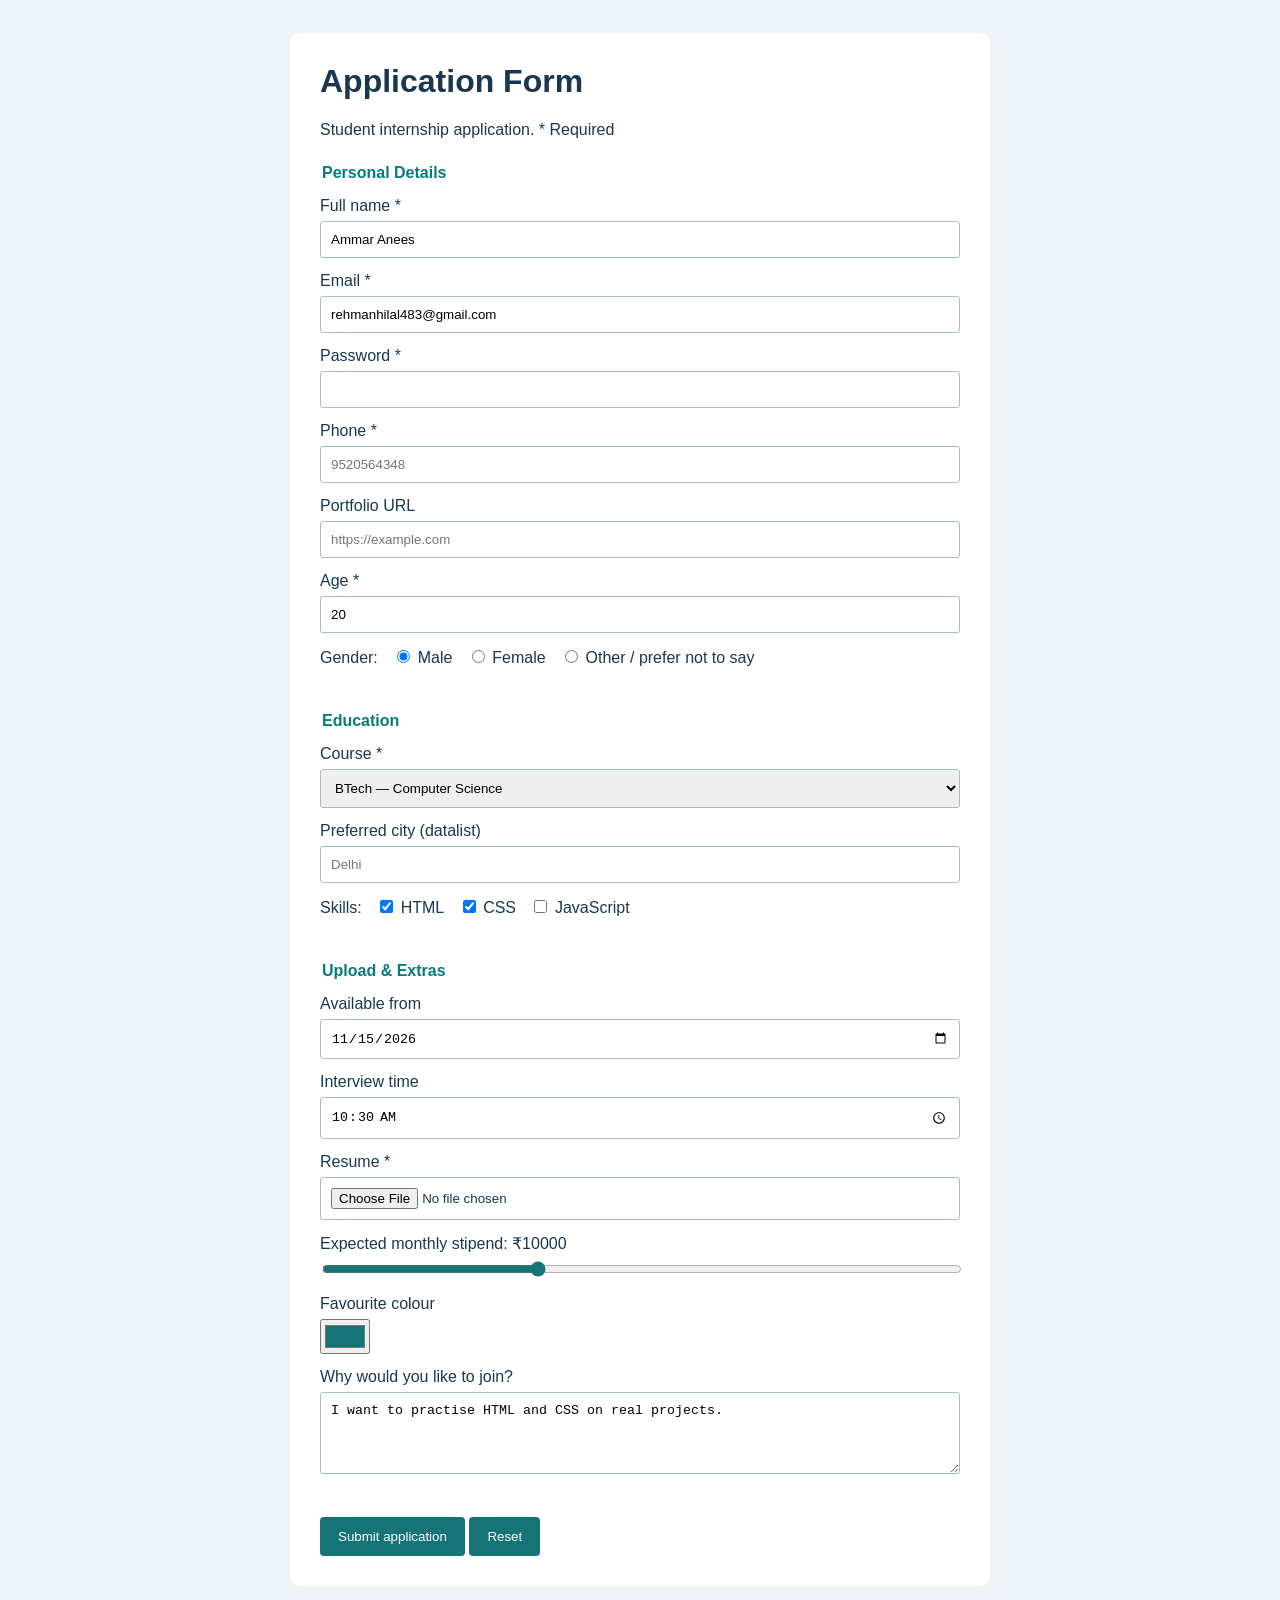
<file: Mern Assignment/Assignment 2/index.html>
<!DOCTYPE html>
<html lang="en">
<head>
<meta charset="UTF-8">
<meta name="viewport" content="width=device-width, initial-scale=1.0">
<title>The Ultimate Form</title>

<style>
* {
    box-sizing: border-box;
}

body {
    font-family: Arial, sans-serif;
    background: #edf3f6;
    color: #19384f;
    padding: 25px;
}

.container {
    max-width: 700px;
    margin: auto;
    background: white;
    padding: 30px;
    border-radius: 10px;
}

h1 {
    margin-top: 0;
}

fieldset {
    border: none;
    margin: 25px 0;
    padding: 0;
}

legend {
    color: #087b7d;
    font-weight: bold;
    margin-bottom: 15px;
}

.form-group {
    margin-bottom: 14px;
}

label {
    display: block;
    margin-bottom: 6px;
}

input:not([type="radio"]):not([type="checkbox"]):not([type="color"]):not([type="range"]),
select,
textarea {
    width: 100%;
    padding: 10px;
    border: 1px solid #aabac6;
    border-radius: 3px;
}

.inline label {
    display: inline-block;
    margin-right: 10px;
}

input[type="range"] {
    width: 100%;
    accent-color: #167477;
}

input[type="color"] {
    width: 50px;
    height: 35px;
}

button {
    background: #167477;
    color: white;
    border: none;
    padding: 12px 18px;
    border-radius: 4px;
    cursor: pointer;
}

button:hover {
    background: #10595b;
}

@media(max-width: 500px) {
    body {
        padding: 10px;
    }

    .container {
        padding: 20px;
    }
}
</style>
</head>

<body>

<div class="container">

<h1>Application Form</h1>
<p>Student internship application. * Required</p>

<form>

<fieldset>
<legend>Personal Details</legend>

<div class="form-group">
<label for="name">Full name *</label>
<input type="text" id="name" value="Ammar Anees" required>
</div>

<div class="form-group">
<label for="email">Email *</label>
<input type="email" id="email" value="rehmanhilal483@gmail.com" required>
</div>

<div class="form-group">
<label for="password">Password *</label>
<input type="password" id="password" required minlength="8">
</div>

<div class="form-group">
<label for="phone">Phone *</label>
<input type="tel" id="phone" pattern="[0-9]{10}" placeholder="9520564348" required>
</div>

<div class="form-group">
<label for="portfolio">Portfolio URL</label>
<input type="url" id="portfolio" placeholder="https://example.com">
</div>

<div class="form-group">
<label for="age">Age *</label>
<input type="number" id="age" value="20" min="18" required>
</div>

<div class="form-group inline">
<label>Gender:</label>
<label><input type="radio" name="gender" checked> Male</label>
<label><input type="radio" name="gender"> Female</label>
<label><input type="radio" name="gender"> Other / prefer not to say</label>
</div>

</fieldset>

<fieldset>
<legend>Education</legend>

<div class="form-group">
<label for="course">Course *</label>
<select id="course" required>
<option selected>BTech — Computer Science</option>
<option>BCA</option>
<option>MCA</option>
<option>BBA</option>
</select>
</div>

<div class="form-group">
<label for="city">Preferred city (datalist)</label>
<input list="cities" id="city" placeholder="Delhi">
<datalist id="cities">
<option value="Delhi">
<option value="Bareilly">
<option value="Lucknow">
<option value="Noida">
</datalist>
</div>

<div class="form-group inline">
<label>Skills:</label>
<label><input type="checkbox" checked> HTML</label>
<label><input type="checkbox" checked> CSS</label>
<label><input type="checkbox"> JavaScript</label>
</div>

</fieldset>

<fieldset>
<legend>Upload & Extras</legend>

<div class="form-group">
<label for="date">Available from</label>
<input type="date" id="date" value="2026-11-15">
</div>

<div class="form-group">
<label for="time">Interview time</label>
<input type="time" id="time" value="10:30">
</div>

<div class="form-group">
<label for="resume">Resume *</label>
<input type="file" id="resume" accept=".pdf,.doc,.docx" required>
</div>

<div class="form-group">
<label for="stipend">
Expected monthly stipend: ₹<output id="amount">10000</output>
</label>
<input type="range" id="stipend" min="5000" max="20000" value="10000"
oninput="document.getElementById('amount').value=this.value">
</div>

<div class="form-group">
<label for="colour">Favourite colour</label>
<input type="color" id="colour" value="#167477">
</div>

<div class="form-group">
<label for="reason">Why would you like to join?</label>
<textarea id="reason" rows="4">I want to practise HTML and CSS on real projects.</textarea>
</div>

</fieldset>

<button type="submit">Submit application</button>
<button type="reset">Reset</button>

</form>
</div>

</body>
</html>
</file>
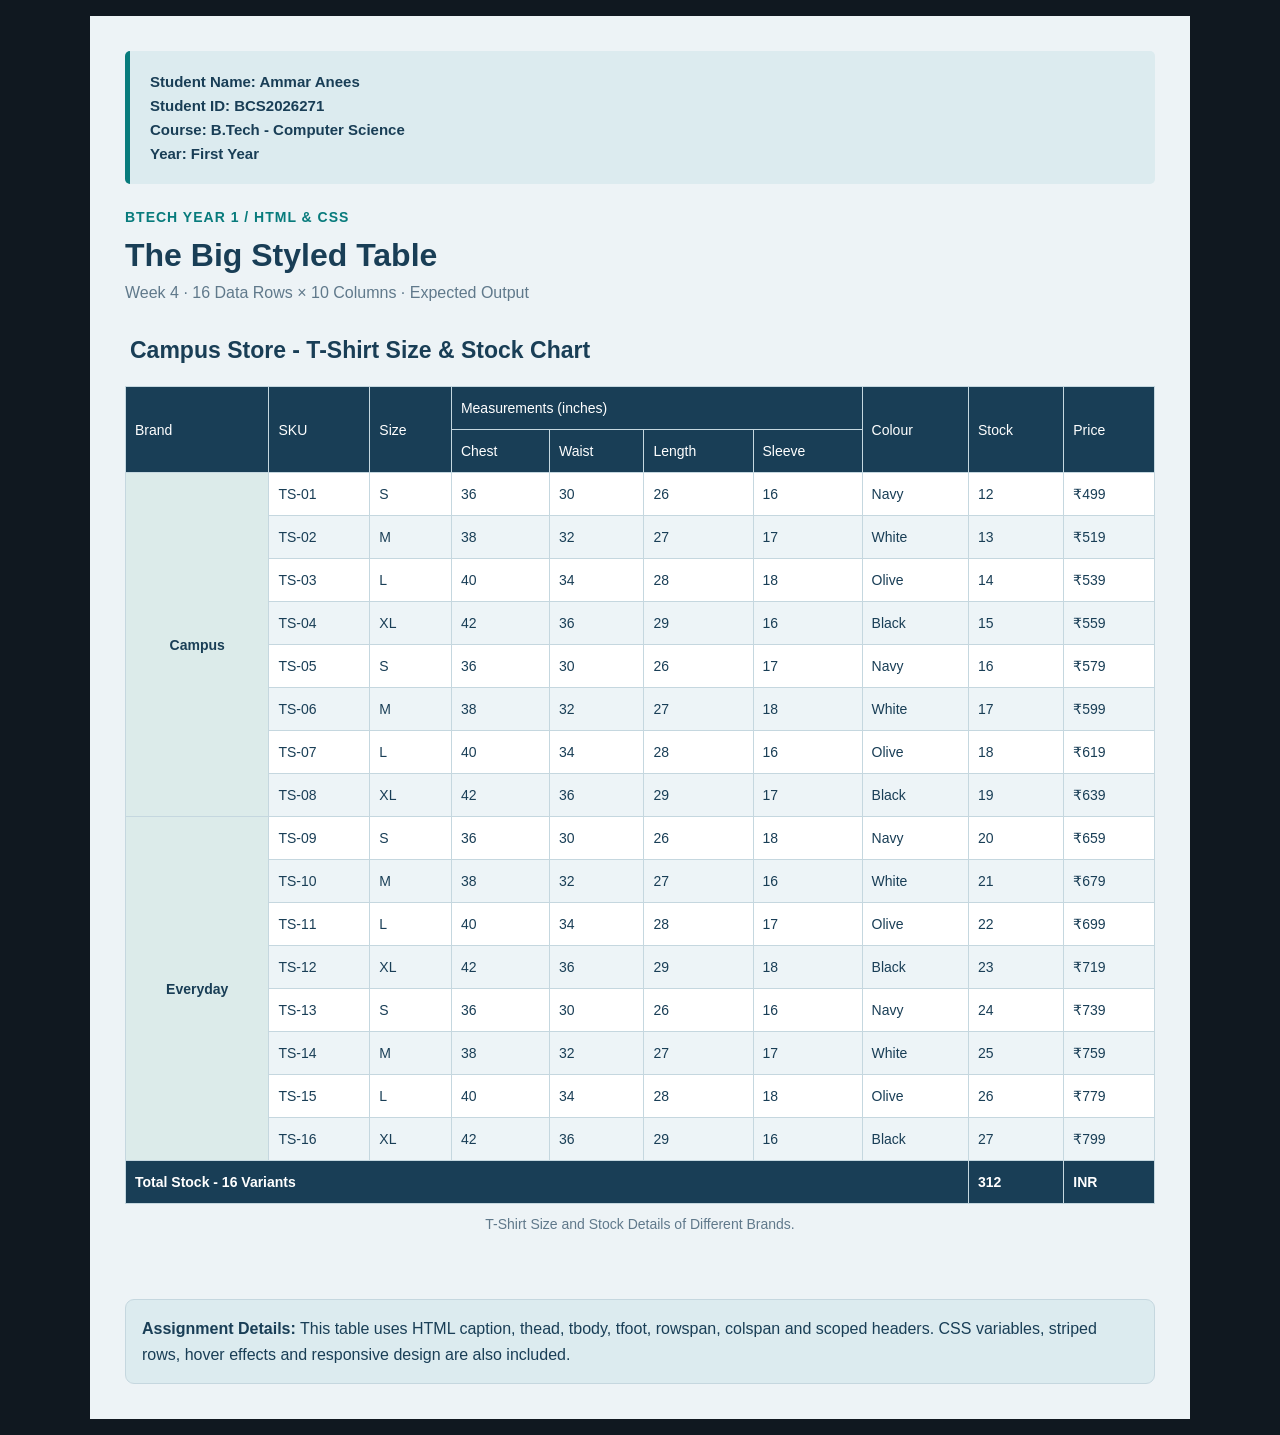
<file: Mern Assignment/Assignment 3/index.html>
<!DOCTYPE html>
<html lang="en">
<head>
    <meta charset="UTF-8">
    <meta name="viewport" content="width=device-width, initial-scale=1.0">
    <title>Ammar Anees</title>

    <style>
        :root {
            --primary: #193e56;
            --secondary: #dcebea;
            --background: #edf3f6;
            --border: #c5d7df;
            --text: #193e56;
            --white: #ffffff;
        }

        * {
            margin: 0;
            padding: 0;
            box-sizing: border-box;
        }

        body {
            font-family: Arial, sans-serif;
            background: #101820;
            padding: 16px;
            color: var(--text);
        }

        .container {
            max-width: 1100px;
            margin: auto;
            background: var(--background);
            padding: 35px;
        }

        .student-info {
            background: #dcebef;
            border-left: 5px solid #087b7c;
            padding: 15px 20px;
            margin-bottom: 25px;
            border-radius: 5px;
        }

        .student-info p {
            font-size: 15px;
            margin: 7px 0;
            font-weight: bold;
        }

        .top-heading {
            color: #087b7c;
            font-size: 14px;
            font-weight: bold;
            letter-spacing: 1px;
            margin-bottom: 12px;
        }

        h1 {
            font-size: 32px;
            margin-bottom: 10px;
        }

        .subtitle {
            color: #60798b;
            margin-bottom: 35px;
        }

        h2 {
            font-size: 23px;
            margin: 0 0 22px 5px;
        }

        .table-wrapper {
            overflow-x: auto;
        }

        table {
            width: 100%;
            border-collapse: collapse;
            background: var(--white);
            font-size: 14px;
        }

        caption {
            caption-side: bottom;
            padding: 12px;
            color: #60798b;
        }

        th, td {
            border: 1px solid var(--border);
            padding: 13px 9px;
            text-align: left;
        }

        thead th {
            background: var(--primary);
            color: white;
            font-weight: normal;
        }

        tbody tr:nth-child(even) {
            background: #edf4f7;
        }

        tbody tr:hover {
            background: #d4e8e8;
            transition: 0.2s;
        }

        .brand {
            background: var(--secondary);
            font-weight: bold;
            vertical-align: middle;
            text-align: center;
        }

        tfoot td {
            background: var(--primary);
            color: white;
            font-weight: bold;
        }

        .note {
            margin-top: 55px;
            padding: 16px;
            background: #dcebef;
            border: 1px solid var(--border);
            border-radius: 9px;
            line-height: 1.6;
        }

        @media screen and (max-width: 600px) {
            .container {
                padding: 18px;
            }

            h1 {
                font-size: 25px;
            }

            h2 {
                font-size: 19px;
            }

            table {
                min-width: 850px;
            }
        }
    </style>
</head>

<body>

<div class="container">

    <!-- Student Details -->

    <div class="student-info">
        <p>Student Name: Ammar Anees</p>
        <p>Student ID: BCS2026271</p>
        <p>Course: B.Tech - Computer Science</p>
        <p>Year: First Year</p>
    </div>

    <p class="top-heading">
        BTECH YEAR 1 / HTML & CSS
    </p>

    <h1>The Big Styled Table</h1>

    <p class="subtitle">
        Week 4 · 16 Data Rows × 10 Columns · Expected Output
    </p>

    <h2>Campus Store - T-Shirt Size & Stock Chart</h2>

    <div class="table-wrapper">

        <table>

            <caption>
                T-Shirt Size and Stock Details of Different Brands.
            </caption>

            <thead>
                <tr>
                    <th rowspan="2" scope="col">Brand</th>
                    <th rowspan="2" scope="col">SKU</th>
                    <th rowspan="2" scope="col">Size</th>
                    <th colspan="4" scope="colgroup">
                        Measurements (inches)
                    </th>
                    <th rowspan="2" scope="col">Colour</th>
                    <th rowspan="2" scope="col">Stock</th>
                    <th rowspan="2" scope="col">Price</th>
                </tr>

                <tr>
                    <th scope="col">Chest</th>
                    <th scope="col">Waist</th>
                    <th scope="col">Length</th>
                    <th scope="col">Sleeve</th>
                </tr>
            </thead>

            <tbody>

                <!-- Campus Brand -->

                <tr>
                    <th class="brand" rowspan="8" scope="rowgroup">
                        Campus
                    </th>
                    <td>TS-01</td>
                    <td>S</td>
                    <td>36</td>
                    <td>30</td>
                    <td>26</td>
                    <td>16</td>
                    <td>Navy</td>
                    <td>12</td>
                    <td>₹499</td>
                </tr>

                <tr>
                    <td>TS-02</td>
                    <td>M</td>
                    <td>38</td>
                    <td>32</td>
                    <td>27</td>
                    <td>17</td>
                    <td>White</td>
                    <td>13</td>
                    <td>₹519</td>
                </tr>

                <tr>
                    <td>TS-03</td>
                    <td>L</td>
                    <td>40</td>
                    <td>34</td>
                    <td>28</td>
                    <td>18</td>
                    <td>Olive</td>
                    <td>14</td>
                    <td>₹539</td>
                </tr>

                <tr>
                    <td>TS-04</td>
                    <td>XL</td>
                    <td>42</td>
                    <td>36</td>
                    <td>29</td>
                    <td>16</td>
                    <td>Black</td>
                    <td>15</td>
                    <td>₹559</td>
                </tr>

                <tr>
                    <td>TS-05</td>
                    <td>S</td>
                    <td>36</td>
                    <td>30</td>
                    <td>26</td>
                    <td>17</td>
                    <td>Navy</td>
                    <td>16</td>
                    <td>₹579</td>
                </tr>

                <tr>
                    <td>TS-06</td>
                    <td>M</td>
                    <td>38</td>
                    <td>32</td>
                    <td>27</td>
                    <td>18</td>
                    <td>White</td>
                    <td>17</td>
                    <td>₹599</td>
                </tr>

                <tr>
                    <td>TS-07</td>
                    <td>L</td>
                    <td>40</td>
                    <td>34</td>
                    <td>28</td>
                    <td>16</td>
                    <td>Olive</td>
                    <td>18</td>
                    <td>₹619</td>
                </tr>

                <tr>
                    <td>TS-08</td>
                    <td>XL</td>
                    <td>42</td>
                    <td>36</td>
                    <td>29</td>
                    <td>17</td>
                    <td>Black</td>
                    <td>19</td>
                    <td>₹639</td>
                </tr>

                <!-- Everyday Brand -->

                <tr>
                    <th class="brand" rowspan="8" scope="rowgroup">
                        Everyday
                    </th>
                    <td>TS-09</td>
                    <td>S</td>
                    <td>36</td>
                    <td>30</td>
                    <td>26</td>
                    <td>18</td>
                    <td>Navy</td>
                    <td>20</td>
                    <td>₹659</td>
                </tr>

                <tr>
                    <td>TS-10</td>
                    <td>M</td>
                    <td>38</td>
                    <td>32</td>
                    <td>27</td>
                    <td>16</td>
                    <td>White</td>
                    <td>21</td>
                    <td>₹679</td>
                </tr>

                <tr>
                    <td>TS-11</td>
                    <td>L</td>
                    <td>40</td>
                    <td>34</td>
                    <td>28</td>
                    <td>17</td>
                    <td>Olive</td>
                    <td>22</td>
                    <td>₹699</td>
                </tr>

                <tr>
                    <td>TS-12</td>
                    <td>XL</td>
                    <td>42</td>
                    <td>36</td>
                    <td>29</td>
                    <td>18</td>
                    <td>Black</td>
                    <td>23</td>
                    <td>₹719</td>
                </tr>

                <tr>
                    <td>TS-13</td>
                    <td>S</td>
                    <td>36</td>
                    <td>30</td>
                    <td>26</td>
                    <td>16</td>
                    <td>Navy</td>
                    <td>24</td>
                    <td>₹739</td>
                </tr>

                <tr>
                    <td>TS-14</td>
                    <td>M</td>
                    <td>38</td>
                    <td>32</td>
                    <td>27</td>
                    <td>17</td>
                    <td>White</td>
                    <td>25</td>
                    <td>₹759</td>
                </tr>

                <tr>
                    <td>TS-15</td>
                    <td>L</td>
                    <td>40</td>
                    <td>34</td>
                    <td>28</td>
                    <td>18</td>
                    <td>Olive</td>
                    <td>26</td>
                    <td>₹779</td>
                </tr>

                <tr>
                    <td>TS-16</td>
                    <td>XL</td>
                    <td>42</td>
                    <td>36</td>
                    <td>29</td>
                    <td>16</td>
                    <td>Black</td>
                    <td>27</td>
                    <td>₹799</td>
                </tr>

            </tbody>

            <tfoot>
                <tr>
                    <td colspan="8">
                        Total Stock - 16 Variants
                    </td>
                    <td>312</td>
                    <td>INR</td>
                </tr>
            </tfoot>

        </table>

    </div>

    <div class="note">
        <strong>Assignment Details:</strong>
        This table uses HTML caption, thead, tbody, tfoot,
        rowspan, colspan and scoped headers.
        CSS variables, striped rows, hover effects and
        responsive design are also included.
    </div>

</div>

</body>
</html>
</file>
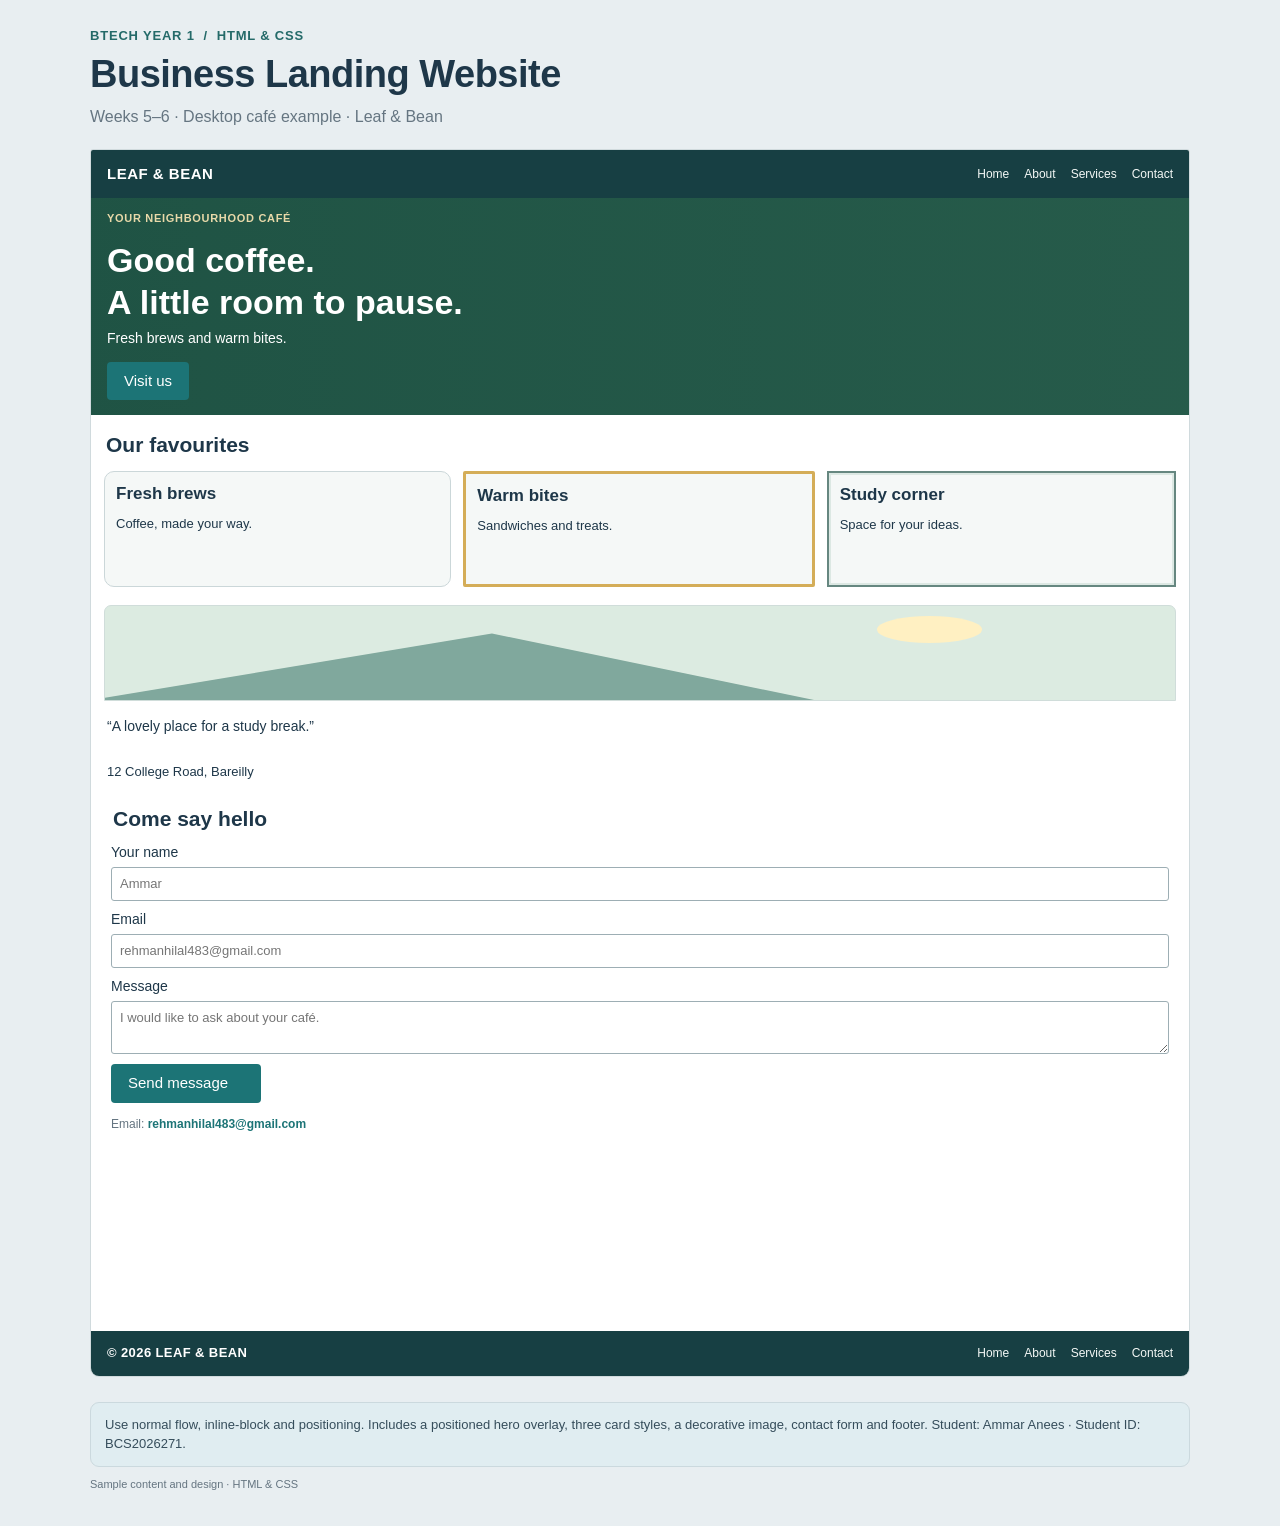
<file: Mern Assignment/Assignment 5/index.html>
<!DOCTYPE html>
<html lang="en">
<head>
  <meta charset="UTF-8">
  <meta name="viewport" content="width=device-width, initial-scale=1.0">
  <meta name="description" content="Leaf & Bean - your neighbourhood café for fresh brews, warm bites and a quiet study corner.">
  <title>Leaf &amp; Bean | Neighbourhood Café</title>
  <link rel="stylesheet" href="style.css">
</head>
<body>
  <div class="page">
    <p class="assignment-label">BTECH YEAR 1&nbsp; / &nbsp;HTML &amp; CSS&nbsp;</p>
    <h1 class="page-title">Business Landing Website</h1>
    <p class="page-subtitle">Weeks 5–6 · Desktop café example · Leaf &amp; Bean</p>

    <div class="website">
      <header class="site-header" id="home">
        <a class="brand" href="#home">LEAF &amp; BEAN</a>
        <nav aria-label="Main navigation">
          <a href="#home">Home</a>
          <a href="#about">About</a>
          <a href="#services">Services</a>
          <a href="#contact">Contact</a>
        </nav>
      </header>

      <main>
        <section class="hero" aria-labelledby="hero-heading">
          <div class="hero-overlay">
            <p class="hero-kicker">YOUR NEIGHBOURHOOD CAFÉ</p>
            <h2 id="hero-heading">Good coffee.<br>A little room to pause.</h2>
            <p>Fresh brews and warm bites.</p>
            <a class="button" href="#contact">Visit us</a>
          </div>
        </section>

        <section class="favourites section" id="services">
          <h2>Our favourites</h2>
          <div class="card-grid">
            <article class="feature-card card-one">
              <h3>Fresh brews</h3>
              <p>Coffee, made your way.</p>
            </article>
            <article class="feature-card card-two">
              <h3>Warm bites</h3>
              <p>Sandwiches and treats.</p>
            </article>
            <article class="feature-card card-three">
              <h3>Study corner</h3>
              <p>Space for your ideas.</p>
            </article>
          </div>
        </section>

        <section class="about section" id="about">
          <div class="cafe-illustration" role="img" aria-label="Illustration of green hills and a warm sun"></div>
          <blockquote>“A lovely place for a study break.”</blockquote>
          <p class="address">12 College Road, Bareilly</p>
        </section>

        <section class="contact section" id="contact">
          <h2>Come say hello</h2>
          <form action="mailtorehmanhilal483@gmail.com" method="post" enctype="text/plain">
            <label for="visitor-name">Your name</label>
            <input id="visitor-name" name="name" type="text" placeholder="Ammar" required>

            <label for="visitor-email">Email</label>
            <input id="visitor-email" name="email" type="email" placeholder="rehmanhilal483@gmail.com" required>

            <label for="visitor-message">Message</label>
            <textarea id="visitor-message" name="message" rows="2" placeholder="I would like to ask about your café." required></textarea>

            <button class="button" type="submit">Send message</button>
          </form>
          <p class="contact-email">Email: <a href="mailto:rehmanhilal483@gmail.com">rehmanhilal483@gmail.com</a></p>
        </section>
      </main>

      <footer class="site-footer">
        <p>© 2026 LEAF &amp; BEAN</p>
        <nav aria-label="Footer navigation">
          <a href="#home">Home</a>
          <a href="#about">About</a>
          <a href="#services">Services</a>
          <a href="#contact">Contact</a>
        </nav>
      </footer>
    </div>

    <aside class="assignment-note">
      Use normal flow, inline-block and positioning. Includes a positioned hero overlay, three card styles, a decorative image, contact form and footer. Student: Ammar Anees · Student ID: BCS2026271.
    </aside>
    <p class="page-caption">Sample content and design · HTML &amp; CSS</p>
  </div>
</body>
</html>
</file>
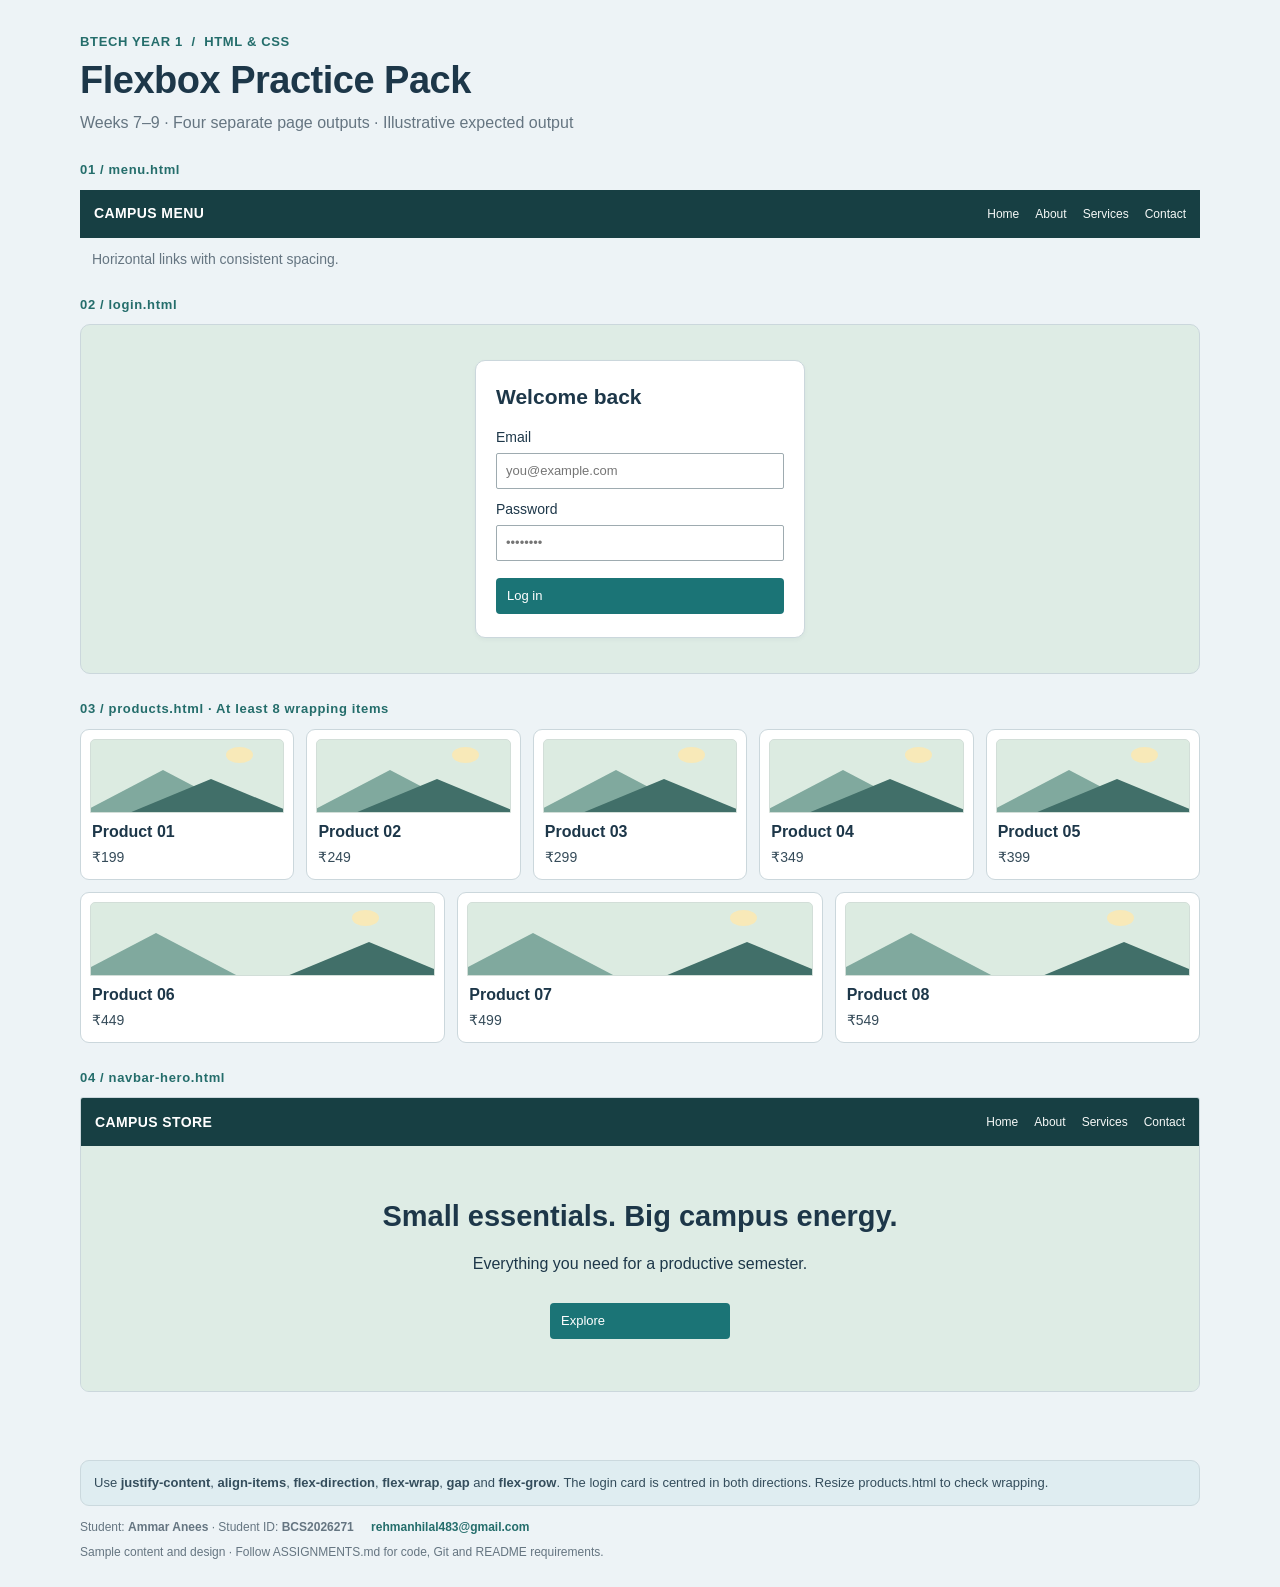
<file: Mern Assignment/Assignment 6/index.html>
<!DOCTYPE html>
<html lang="en">
<head>
  <meta charset="UTF-8">
  <meta name="viewport" content="width=device-width, initial-scale=1.0">
  <meta name="description" content="Ammar Anees - Flexbox Practice Pack">
  <title>Flexbox Practice Pack | Ammar Anees</title>
  <link rel="stylesheet" href="style.css">
</head>
<body>
  <main class="page">
    <header class="page-heading">
      <p class="eyebrow">BTECH YEAR 1&nbsp; / &nbsp;HTML &amp; CSS&nbsp;</p>
      <h1>Flexbox Practice Pack</h1>
      <p class="subtitle">Weeks 7–9 · Four separate page outputs · Illustrative expected output</p>
    </header>

    <!-- 01 / menu.html -->
    <section class="assignment-section menu-section" id="menu">
      <h2 class="section-label">01 / menu.html</h2>
      <nav class="campus-menu" aria-label="Campus menu navigation">
        <a class="menu-brand" href="#menu">CAMPUS MENU</a>
        <div class="menu-links">
          <a href="#menu">Home</a>
          <a href="#login">About</a>
          <a href="#products">Services</a>
          <a href="#contact">Contact</a>
        </div>
      </nav>
      <p class="section-description">Horizontal links with consistent spacing.</p>
    </section>

    <!-- 02 / login.html -->
    <section class="assignment-section login-section" id="login">
      <h2 class="section-label">02 / login.html</h2>
      <div class="login-stage">
        <form class="login-card" action="#" method="post">
          <h3>Welcome back</h3>
          <label for="login-email">Email</label>
          <input id="login-email" name="email" type="email" placeholder="you@example.com">
          <label for="login-password">Password</label>
          <input id="login-password" name="password" type="password" placeholder="••••••••">
          <button type="submit" class="button login-button">Log in</button>
        </form>
      </div>
    </section>

    <!-- 03 / products.html -->
    <section class="assignment-section products-section" id="products">
      <h2 class="section-label">03 / products.html · At least 8 wrapping items</h2>
      <div class="product-list">
        <article class="product-card">
          <div class="product-image" aria-hidden="true"><span class="sun"></span><span class="hill hill-one"></span><span class="hill hill-two"></span></div>
          <h3>Product 01</h3><p>₹199</p>
        </article>
        <article class="product-card">
          <div class="product-image" aria-hidden="true"><span class="sun"></span><span class="hill hill-one"></span><span class="hill hill-two"></span></div>
          <h3>Product 02</h3><p>₹249</p>
        </article>
        <article class="product-card">
          <div class="product-image" aria-hidden="true"><span class="sun"></span><span class="hill hill-one"></span><span class="hill hill-two"></span></div>
          <h3>Product 03</h3><p>₹299</p>
        </article>
        <article class="product-card">
          <div class="product-image" aria-hidden="true"><span class="sun"></span><span class="hill hill-one"></span><span class="hill hill-two"></span></div>
          <h3>Product 04</h3><p>₹349</p>
        </article>
        <article class="product-card">
          <div class="product-image" aria-hidden="true"><span class="sun"></span><span class="hill hill-one"></span><span class="hill hill-two"></span></div>
          <h3>Product 05</h3><p>₹399</p>
        </article>
        <article class="product-card">
          <div class="product-image" aria-hidden="true"><span class="sun"></span><span class="hill hill-one"></span><span class="hill hill-two"></span></div>
          <h3>Product 06</h3><p>₹449</p>
        </article>
        <article class="product-card">
          <div class="product-image" aria-hidden="true"><span class="sun"></span><span class="hill hill-one"></span><span class="hill hill-two"></span></div>
          <h3>Product 07</h3><p>₹499</p>
        </article>
        <article class="product-card">
          <div class="product-image" aria-hidden="true"><span class="sun"></span><span class="hill hill-one"></span><span class="hill hill-two"></span></div>
          <h3>Product 08</h3><p>₹549</p>
        </article>
      </div>
    </section>

    <!-- 04 / navbar-hero.html -->
    <section class="assignment-section navbar-hero-section" id="contact">
      <h2 class="section-label">04 / navbar-hero.html</h2>
      <div class="store-demo">
        <nav class="store-navbar" aria-label="Campus store navigation">
          <a class="store-brand" href="#contact">CAMPUS STORE</a>
          <div class="store-links">
            <a href="#menu">Home</a>
            <a href="#login">About</a>
            <a href="#products">Services</a>
            <a href="mailto:rehmanhilal483@gmail.com">Contact</a>
          </div>
        </nav>
        <div class="store-hero">
          <h2>Small essentials. Big campus energy.</h2>
          <p>Everything you need for a productive semester.</p>
          <a class="button explore-button" href="#products">Explore</a>
        </div>
      </div>
    </section>

    <aside class="assignment-note">
      Use <strong>justify-content</strong>, <strong>align-items</strong>, <strong>flex-direction</strong>,
      <strong>flex-wrap</strong>, <strong>gap</strong> and <strong>flex-grow</strong>.
      The login card is centred in both directions. Resize products.html to check wrapping.
    </aside>

    <footer class="page-footer">
      <p>Student: <strong>Ammar Anees</strong> <span>·</span> Student ID: <strong>BCS2026271</strong></p>
      <a href="mailto:rehmanhilal483@gmail.com">rehmanhilal483@gmail.com</a>
      <p class="footer-note">Sample content and design · Follow ASSIGNMENTS.md for code, Git and README requirements.</p>
    </footer>
  </main>
</body>
</html>
</file>
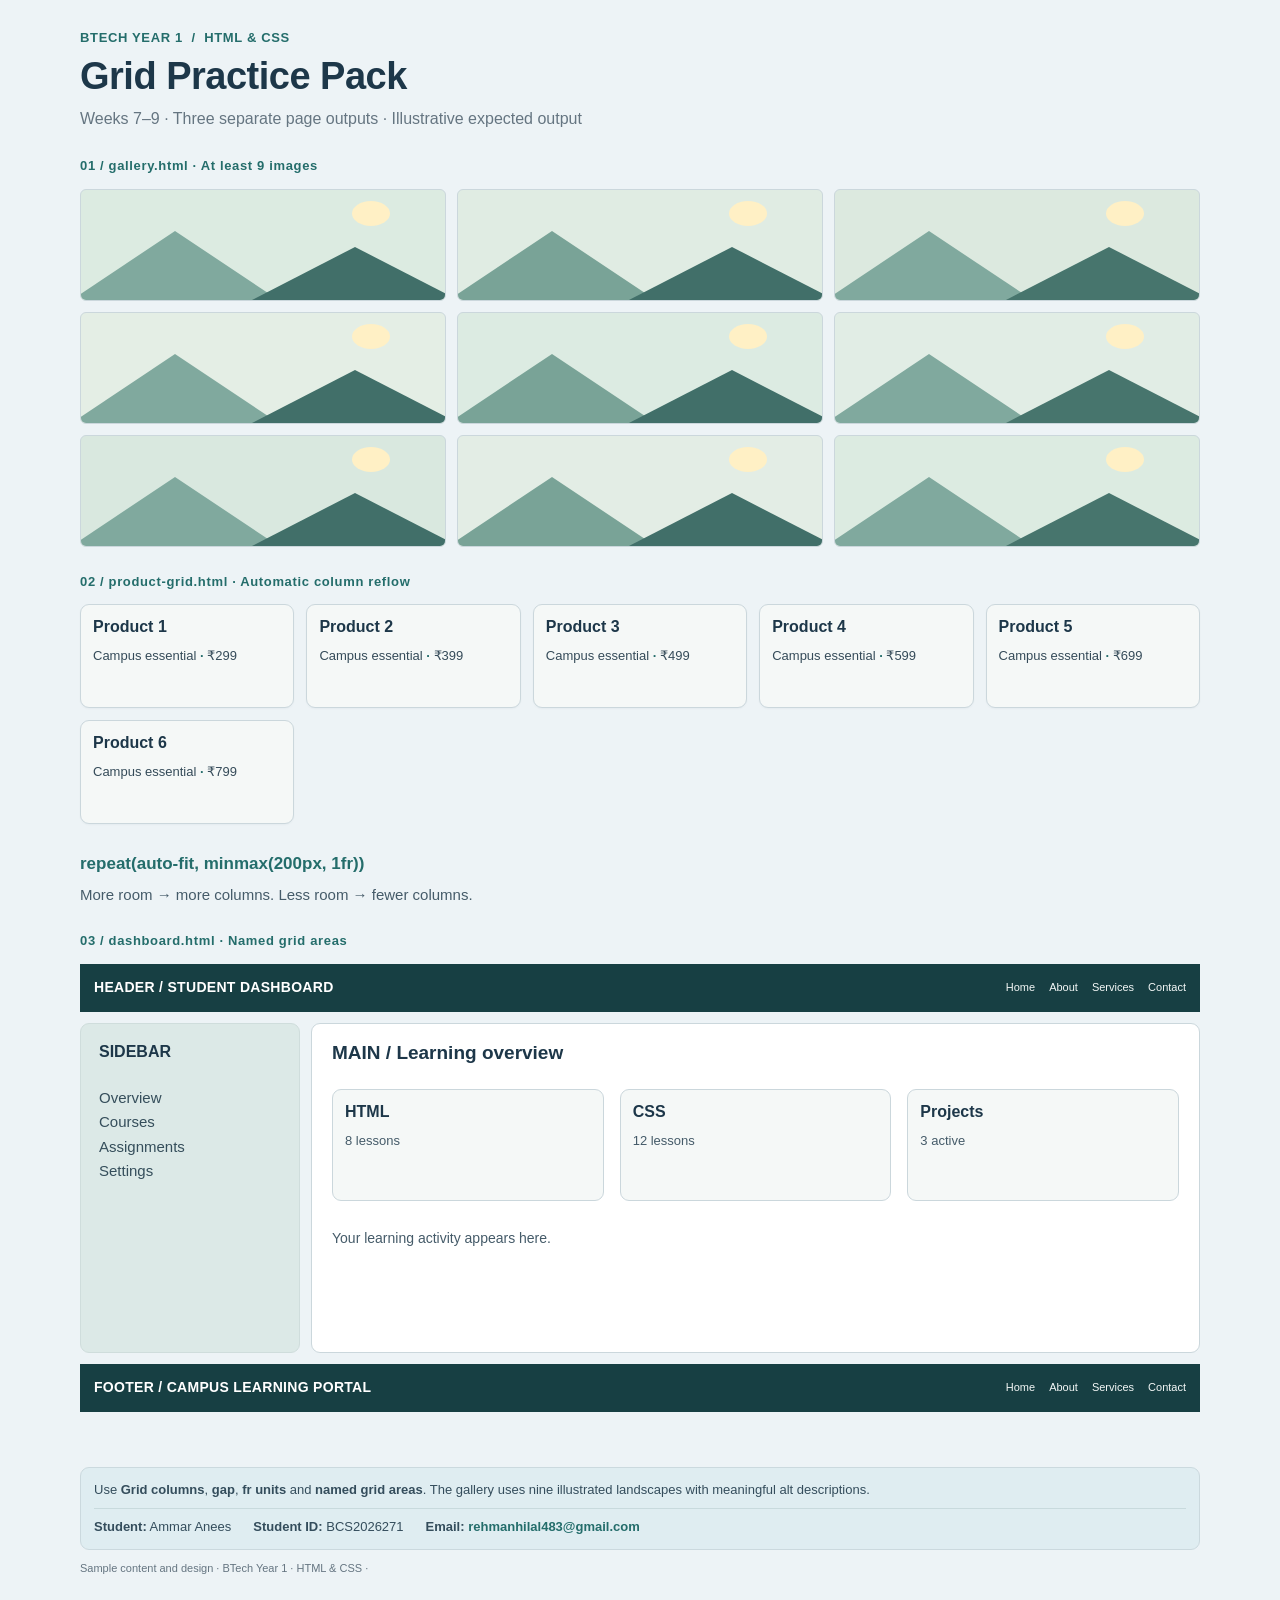
<file: Mern Assignment/Assignment 7/index.html>
<!DOCTYPE html>
<html lang="en">
<head>
  <meta charset="UTF-8">
  <meta name="viewport" content="width=device-width, initial-scale=1.0">
  <meta name="description" content="Ammar Anees - CSS Grid Practice Pack">
  <title>Grid Practice Pack | Ammar Anees</title>
  <link rel="stylesheet" href="style.css">
</head>
<body>
  <main class="page">
    <header class="page-heading">
      <p class="eyebrow">BTECH YEAR 1&nbsp; / &nbsp;HTML &amp; CSS&nbsp;</p>
      <h1>Grid Practice Pack</h1>
      <p class="subtitle">Weeks 7–9 · Three separate page outputs · Illustrative expected output</p>
    </header>

    <!-- 01 / gallery.html -->
    <section class="assignment-section gallery-section" id="gallery">
      <h2 class="section-label">01 / gallery.html · At least 9 images</h2>

      <div class="gallery-grid">
        <div class="gallery-image landscape landscape-1" role="img" aria-label="Green mountain peaks beneath a warm morning sun"><span class="sun"></span><span class="mountain mountain-back"></span><span class="mountain mountain-front"></span></div>
        <div class="gallery-image landscape landscape-2" role="img" aria-label="Layered hills in a peaceful green valley"><span class="sun"></span><span class="mountain mountain-back"></span><span class="mountain mountain-front"></span></div>
        <div class="gallery-image landscape landscape-3" role="img" aria-label="Sunlit mountain landscape with distant hills"><span class="sun"></span><span class="mountain mountain-back"></span><span class="mountain mountain-front"></span></div>
        <div class="gallery-image landscape landscape-4" role="img" aria-label="Soft green hills under a pale yellow sun"><span class="sun"></span><span class="mountain mountain-back"></span><span class="mountain mountain-front"></span></div>
        <div class="gallery-image landscape landscape-5" role="img" aria-label="Mountain ridge and green valley in daylight"><span class="sun"></span><span class="mountain mountain-back"></span><span class="mountain mountain-front"></span></div>
        <div class="gallery-image landscape landscape-6" role="img" aria-label="Two overlapping green mountain ranges"><span class="sun"></span><span class="mountain mountain-back"></span><span class="mountain mountain-front"></span></div>
        <div class="gallery-image landscape landscape-7" role="img" aria-label="Quiet countryside hills in a sunny landscape"><span class="sun"></span><span class="mountain mountain-back"></span><span class="mountain mountain-front"></span></div>
        <div class="gallery-image landscape landscape-8" role="img" aria-label="Illustrated mountain valley with a glowing sun"><span class="sun"></span><span class="mountain mountain-back"></span><span class="mountain mountain-front"></span></div>
        <div class="gallery-image landscape landscape-9" role="img" aria-label="Green mountain peaks and a bright sky"><span class="sun"></span><span class="mountain mountain-back"></span><span class="mountain mountain-front"></span></div>
      </div>
    </section>

    <!-- 02 / product-grid.html -->
    <section class="assignment-section products-section" id="products">
      <h2 class="section-label">02 / product-grid.html · Automatic column reflow</h2>

      <div class="product-grid">
        <article class="product-card">
          <h3>Product 1</h3>
          <p>Campus essential <span>·</span> ₹299</p>
        </article>
        <article class="product-card">
          <h3>Product 2</h3>
          <p>Campus essential <span>·</span> ₹399</p>
        </article>
        <article class="product-card">
          <h3>Product 3</h3>
          <p>Campus essential <span>·</span> ₹499</p>
        </article>
        <article class="product-card">
          <h3>Product 4</h3>
          <p>Campus essential <span>·</span> ₹599</p>
        </article>
        <article class="product-card">
          <h3>Product 5</h3>
          <p>Campus essential <span>·</span> ₹699</p>
        </article>
        <article class="product-card">
          <h3>Product 6</h3>
          <p>Campus essential <span>·</span> ₹799</p>
        </article>
      </div>

      <h3 class="grid-formula">repeat(auto-fit, minmax(200px, 1fr))</h3>
      <p class="grid-explanation">More room → more columns. Less room → fewer columns.</p>
    </section>

    <!-- 03 / dashboard.html -->
    <section class="assignment-section dashboard-section" id="dashboard">
      <h2 class="section-label">03 / dashboard.html · Named grid areas</h2>

      <div class="dashboard">
        <header class="dashboard-header">
          <h3>HEADER / STUDENT DASHBOARD</h3>
          <nav aria-label="Dashboard navigation">
            <a href="#gallery">Home</a>
            <a href="#dashboard">About</a>
            <a href="#products">Services</a>
            <a href="mailto:rehmanhilal483@gmail.com">Contact</a>
          </nav>
        </header>

        <aside class="dashboard-sidebar">
          <h3>SIDEBAR</h3>
          <nav aria-label="Sidebar navigation">
            <a href="#dashboard">Overview</a>
            <a href="#products">Courses</a>
            <a href="#gallery">Assignments</a>
            <a href="#student-details">Settings</a>
          </nav>
        </aside>

        <section class="dashboard-main">
          <h2>MAIN / Learning overview</h2>
          <div class="learning-cards">
            <article class="learning-card">
              <h3>HTML</h3>
              <p>8 lessons</p>
            </article>
            <article class="learning-card">
              <h3>CSS</h3>
              <p>12 lessons</p>
            </article>
            <article class="learning-card">
              <h3>Projects</h3>
              <p>3 active</p>
            </article>
          </div>
          <p class="activity-message">Your learning activity appears here.</p>
        </section>

        <footer class="dashboard-footer">
          <h3>FOOTER / CAMPUS LEARNING PORTAL</h3>
          <nav aria-label="Footer navigation">
            <a href="#gallery">Home</a>
            <a href="#dashboard">About</a>
            <a href="#products">Services</a>
            <a href="mailto:rehmanhilal483@gmail.com">Contact</a>
          </nav>
        </footer>
      </div>
    </section>

    <aside class="assignment-note" id="student-details">
      Use <strong>Grid columns</strong>, <strong>gap</strong>, <strong>fr units</strong> and
      <strong>named grid areas</strong>. The gallery uses nine illustrated landscapes with
      meaningful alt descriptions.
      <div class="student-details">
        <span><strong>Student:</strong> Ammar Anees</span>
        <span><strong>Student ID:</strong> BCS2026271</span>
        <span><strong>Email:</strong> <a href="mailto:rehmanhilal483@gmail.com">rehmanhilal483@gmail.com</a></span>
      </div>
    </aside>

    <footer class="page-footer">
      Sample content and design · BTech Year 1 · HTML &amp; CSS ·</footer>
  </main>
</body>
</html>
</file>
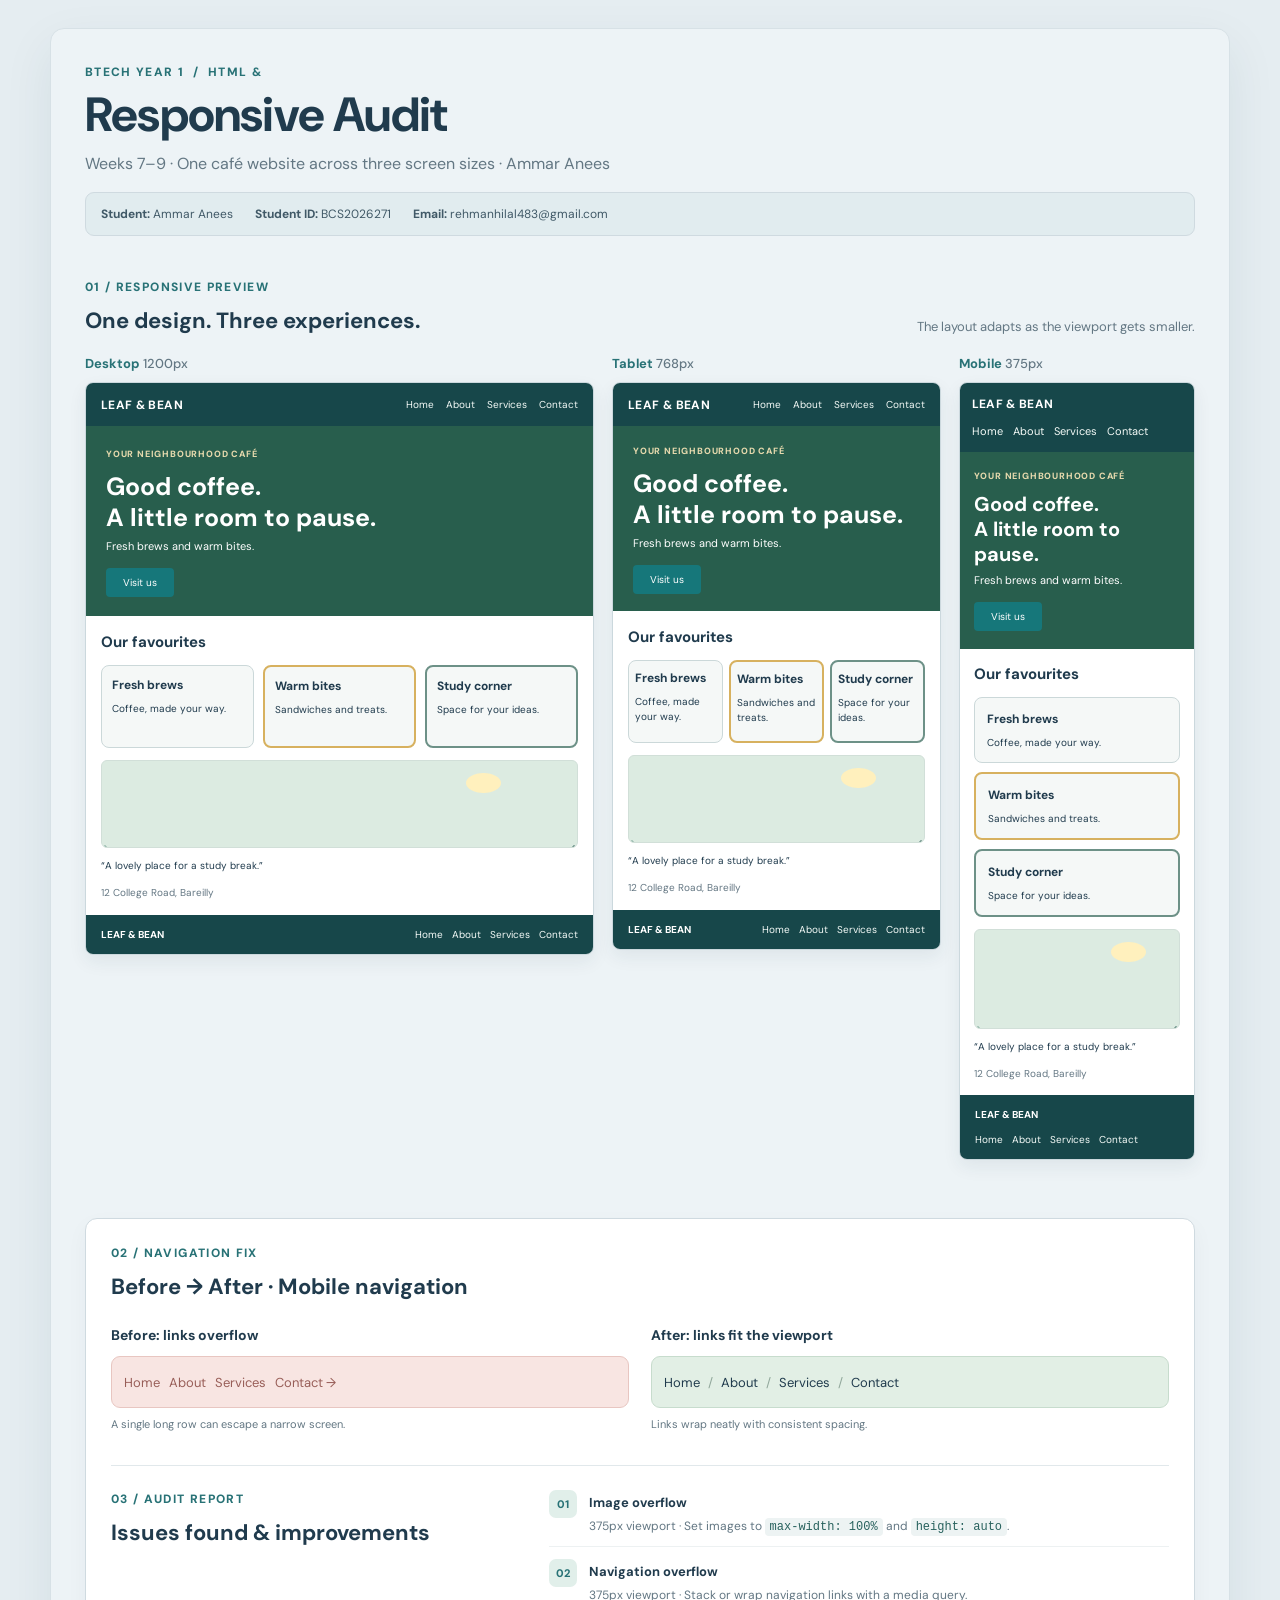
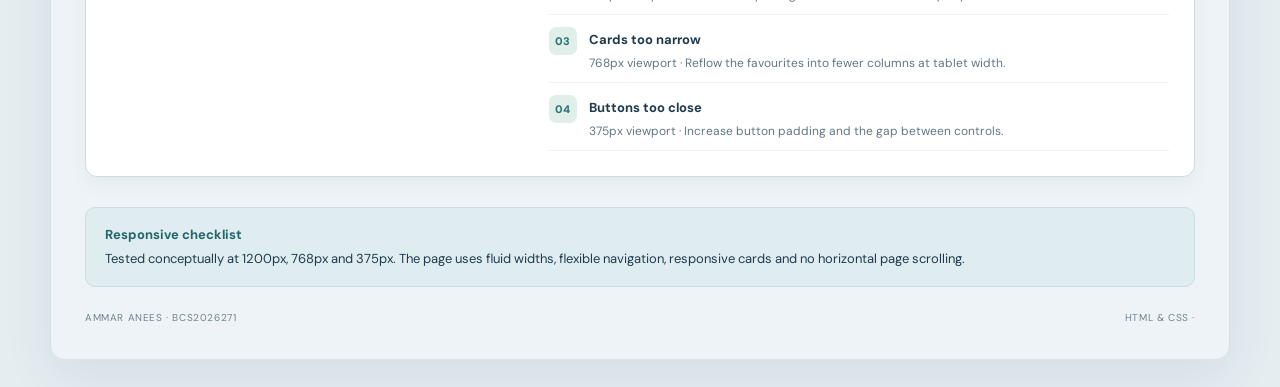
<file: Mern Assignment/Assignment 8/index.html>
<!DOCTYPE html>
<html lang="en">
<head>
  <meta charset="UTF-8">
  <meta name="viewport" content="width=device-width, initial-scale=1.0">
  <title> | Responsive Audit - Ammar Anees</title>
  <link rel="stylesheet" href="style.css">
</head>
<body>
  <main class="page">
    <header class="page-heading">
      <p class="eyebrow">BTECH YEAR 1&nbsp; / &nbsp;HTML &amp;</p>
      <h1>Responsive Audit</h1>
      <p class="subtitle">Weeks 7–9 · One café website across three screen sizes · Ammar Anees</p>
      <div class="student-meta">
        <span><strong>Student:</strong> Ammar Anees</span>
        <span><strong>Student ID:</strong> BCS2026271</span>
        <span><strong>Email:</strong> rehmanhilal483@gmail.com</span>
      </div>
    </header>

    <section class="device-section" aria-labelledby="preview-title">
      <div class="section-heading">
        <div>
          <p class="eyebrow">01 / RESPONSIVE PREVIEW</p>
          <h2 id="preview-title">One design. Three experiences.</h2>
        </div>
        <p class="section-note">The layout adapts as the viewport gets smaller.</p>
      </div>

      <div class="previews">
        <article class="device desktop">
          <h3>Desktop <span>1200px</span></h3>
          <div class="site-frame">
            <nav class="nav">
              <strong>LEAF &amp; BEAN</strong>
              <div class="nav-links"><a href="#home">Home</a><a href="#about">About</a><a href="#services">Services</a><a href="#contact">Contact</a></div>
            </nav>
            <section class="hero" id="home">
              <p class="hero-kicker">YOUR NEIGHBOURHOOD CAFÉ</p>
              <h4>Good coffee.<br>A little room to pause.</h4>
              <p>Fresh brews and warm bites.</p>
              <a class="visit" href="#contact">Visit us</a>
            </section>
            <section class="site-content">
              <h4>Our favourites</h4>
              <div class="favourites">
                <div class="favourite"><b>Fresh brews</b><p>Coffee, made your way.</p></div>
                <div class="favourite featured"><b>Warm bites</b><p>Sandwiches and treats.</p></div>
                <div class="favourite outlined"><b>Study corner</b><p>Space for your ideas.</p></div>
              </div>
              <div class="landscape" role="img" aria-label="Illustration of green hills and a pale sun"><i></i><i></i><i></i></div>
              <p class="quote">“A lovely place for a study break.”</p>
              <p class="address">12 College Road, Bareilly</p>
            </section>
            <footer class="site-footer"><b>LEAF &amp; BEAN</b><span>Home&nbsp;&nbsp; About&nbsp;&nbsp; Services&nbsp;&nbsp; Contact</span></footer>
          </div>
        </article>

        <article class="device tablet">
          <h3>Tablet <span>768px</span></h3>
          <div class="site-frame">
            <nav class="nav">
              <strong>LEAF &amp; BEAN</strong>
              <div class="nav-links"><a href="#home">Home</a><a href="#about">About</a><a href="#services">Services</a><a href="#contact">Contact</a></div>
            </nav>
            <section class="hero">
              <p class="hero-kicker">YOUR NEIGHBOURHOOD CAFÉ</p>
              <h4>Good coffee.<br>A little room to pause.</h4>
              <p>Fresh brews and warm bites.</p>
              <a class="visit" href="#contact">Visit us</a>
            </section>
            <section class="site-content">
              <h4>Our favourites</h4>
              <div class="favourites">
                <div class="favourite"><b>Fresh brews</b><p>Coffee, made your way.</p></div>
                <div class="favourite featured"><b>Warm bites</b><p>Sandwiches and treats.</p></div>
                <div class="favourite outlined"><b>Study corner</b><p>Space for your ideas.</p></div>
              </div>
              <div class="landscape" role="img" aria-label="Illustration of green hills and a pale sun"><i></i><i></i><i></i></div>
              <p class="quote">“A lovely place for a study break.”</p>
              <p class="address">12 College Road, Bareilly</p>
            </section>
            <footer class="site-footer"><b>LEAF &amp; BEAN</b><span>Home&nbsp;&nbsp; About&nbsp;&nbsp; Services&nbsp;&nbsp; Contact</span></footer>
          </div>
        </article>

        <article class="device mobile">
          <h3>Mobile <span>375px</span></h3>
          <div class="site-frame">
            <nav class="nav">
              <strong>LEAF &amp; BEAN</strong>
              <div class="nav-links"><a href="#home">Home</a><a href="#about">About</a><a href="#services">Services</a><a href="#contact">Contact</a></div>
            </nav>
            <section class="hero">
              <p class="hero-kicker">YOUR NEIGHBOURHOOD CAFÉ</p>
              <h4>Good coffee.<br>A little room to pause.</h4>
              <p>Fresh brews and warm bites.</p>
              <a class="visit" href="#contact">Visit us</a>
            </section>
            <section class="site-content">
              <h4>Our favourites</h4>
              <div class="favourites">
                <div class="favourite"><b>Fresh brews</b><p>Coffee, made your way.</p></div>
                <div class="favourite featured"><b>Warm bites</b><p>Sandwiches and treats.</p></div>
                <div class="favourite outlined"><b>Study corner</b><p>Space for your ideas.</p></div>
              </div>
              <div class="landscape" role="img" aria-label="Illustration of green hills and a pale sun"><i></i><i></i><i></i></div>
              <p class="quote">“A lovely place for a study break.”</p>
              <p class="address">12 College Road, Bareilly</p>
            </section>
            <footer class="site-footer"><b>LEAF &amp; BEAN</b><span>Home&nbsp;&nbsp; About&nbsp;&nbsp; Services&nbsp;&nbsp; Contact</span></footer>
          </div>
        </article>
      </div>
    </section>

    <section class="audit-card" id="about">
      <p class="eyebrow">02 / NAVIGATION FIX</p>
      <h2>Before → After · Mobile navigation</h2>
      <div class="comparison">
        <div>
          <h3>Before: links overflow</h3>
          <div class="before-nav">Home&nbsp;&nbsp; About&nbsp;&nbsp; Services&nbsp;&nbsp; Contact →</div>
          <p class="small-note">A single long row can escape a narrow screen.</p>
        </div>
        <div>
          <h3>After: links fit the viewport</h3>
          <div class="after-nav"><span>Home</span><span>About</span><span>Services</span><span>Contact</span></div>
          <p class="small-note">Links wrap neatly with consistent spacing.</p>
        </div>
      </div>

      <div class="report" id="services">
        <div>
          <p class="eyebrow">03 / AUDIT REPORT</p>
          <h2>Issues found &amp; improvements</h2>
        </div>
        <div class="report-list">
          <div class="report-row"><span class="status">01</span><div><b>Image overflow</b><p>375px viewport · Set images to <code>max-width: 100%</code> and <code>height: auto</code>.</p></div></div>
          <div class="report-row"><span class="status">02</span><div><b>Navigation overflow</b><p>375px viewport · Stack or wrap navigation links with a media query.</p></div></div>
          <div class="report-row"><span class="status">03</span><div><b>Cards too narrow</b><p>768px viewport · Reflow the favourites into fewer columns at tablet width.</p></div></div>
          <div class="report-row"><span class="status">04</span><div><b>Buttons too close</b><p>375px viewport · Increase button padding and the gap between controls.</p></div></div>
        </div>
      </div>
    </section>

    <section class="submission-note" id="contact">
      <b>Responsive checklist</b>
      <p>Tested conceptually at 1200px, 768px and 375px. The page uses fluid widths, flexible navigation, responsive cards and no horizontal page scrolling.</p>
    </section>

    <footer class="page-footer">
      <span>AMMAR ANEES · BCS2026271</span>
      <span>HTML &amp; CSS ·</span>
    </footer>
  </main>
</body>
</html>
</file>
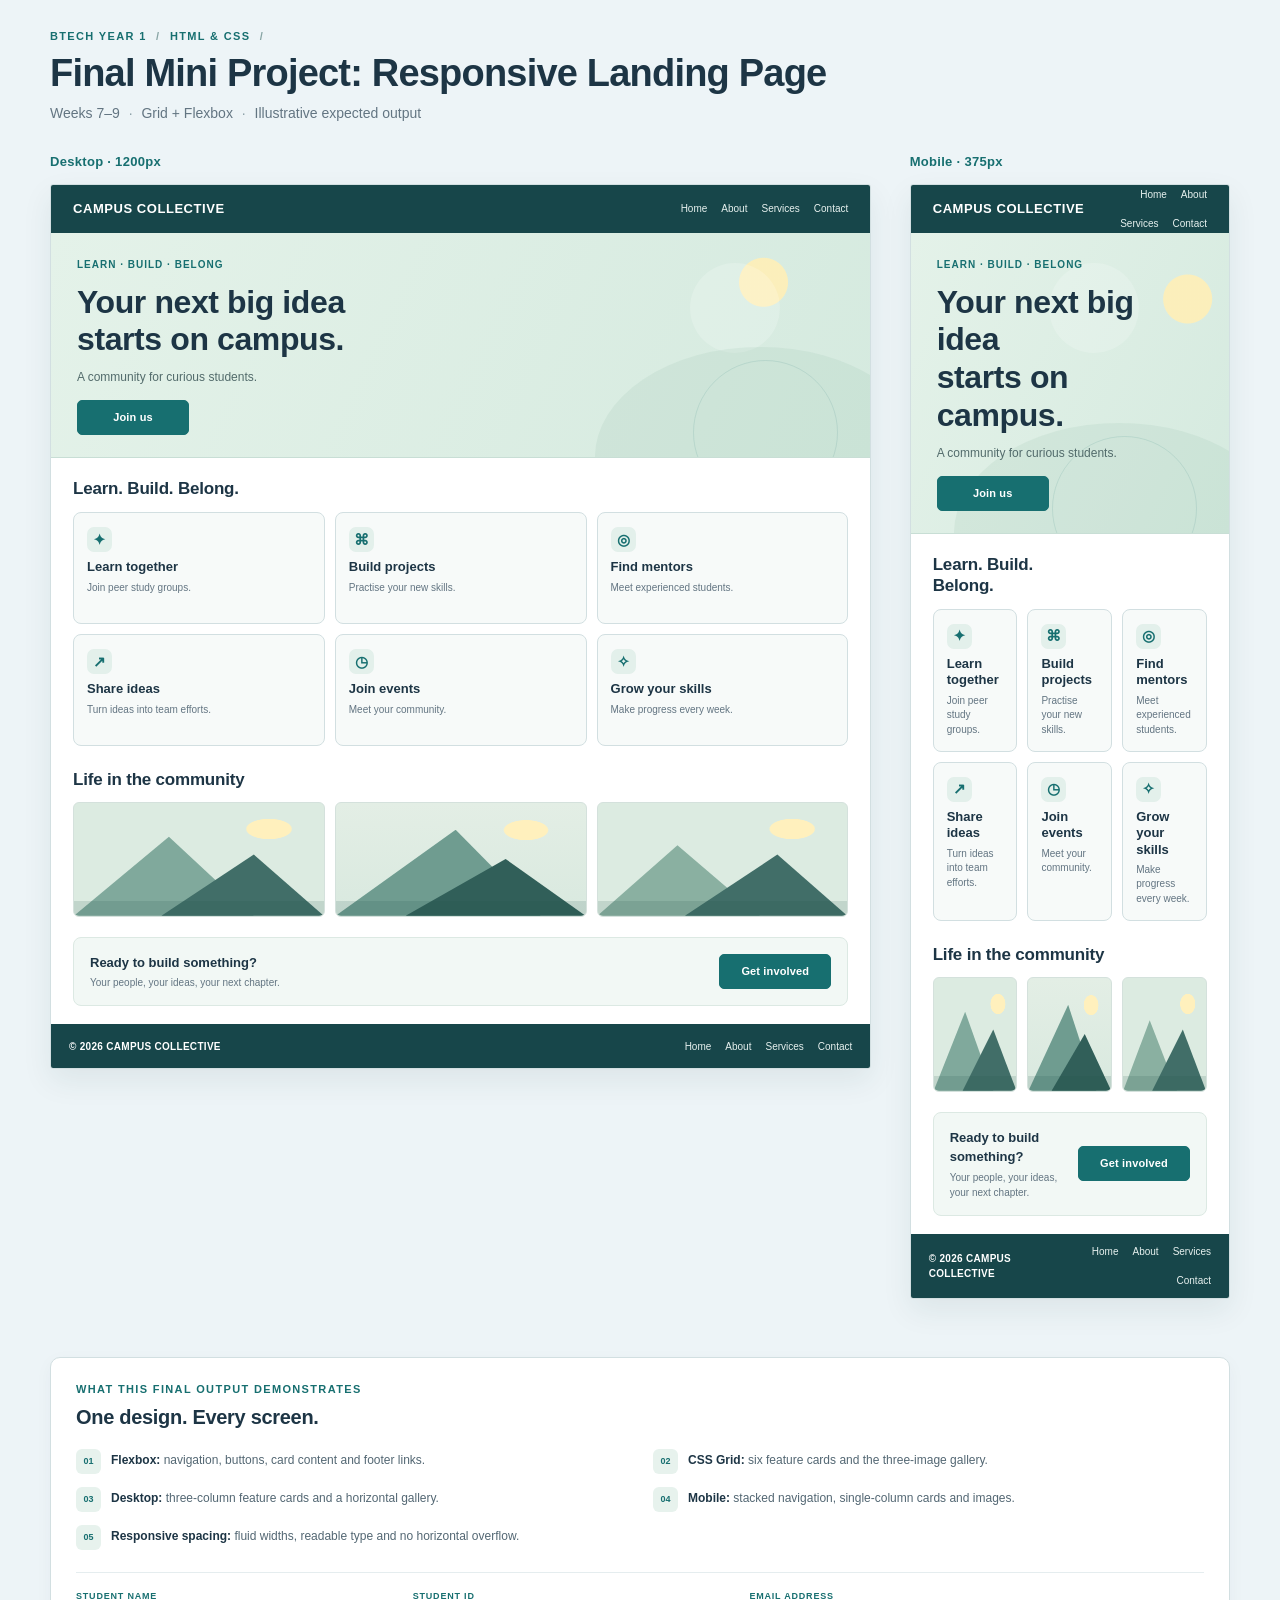
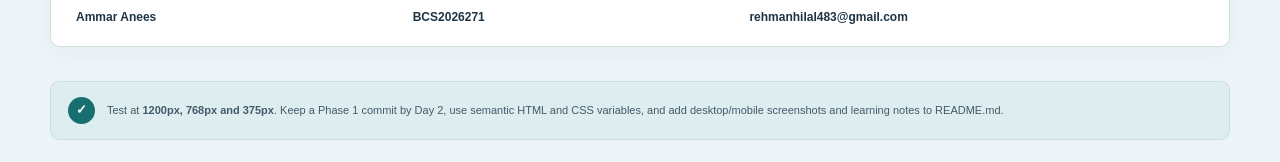
<file: Mern Assignment/Assignment 9/index.html>
<!DOCTYPE html>
<html lang="en">
<head>
  <meta charset="UTF-8">
  <meta name="viewport" content="width=device-width, initial-scale=1.0">
  <meta name="description" content="A responsive campus community landing page built with semantic HTML, CSS Grid and Flexbox.">
  <title>Campus Collective | Final Mini Project</title>
  <link rel="stylesheet" href="style.css">
</head>
<body>
  <main class="assignment-shell">
    <header class="page-heading">
      <p class="eyebrow">BTECH YEAR 1 <span>/</span> HTML &amp; CSS <span>/</span></p>
      <h1>Final Mini Project: Responsive Landing Page</h1>
      <p class="subtitle">Weeks 7–9 <span>·</span> Grid + Flexbox <span>·</span> Illustrative expected output</p>
    </header>

    <section class="preview-stage" aria-label="Responsive website previews">
      <!-- Desktop preview -->
      <div class="preview-column desktop-column">
        <h2 class="preview-label">Desktop · 1200px</h2>
        <div class="site-frame desktop-frame">
          <header class="site-header">
            <a class="brand" href="#desktop-home">CAMPUS COLLECTIVE</a>
            <nav class="site-nav" aria-label="Desktop navigation">
              <a href="#desktop-home">Home</a>
              <a href="#desktop-features">About</a>
              <a href="#desktop-gallery">Services</a>
              <a href="#desktop-contact">Contact</a>
            </nav>
          </header>

          <section class="hero" id="desktop-home">
            <p class="hero-kicker">LEARN · BUILD · BELONG</p>
            <h2>Your next big idea<br>starts on campus.</h2>
            <p>A community for curious students.</p>
            <a class="button" href="#desktop-features">Join us</a>
            <span class="hero-orb orb-one"></span>
            <span class="hero-orb orb-two"></span>
          </section>

          <div class="site-content">
            <section class="features-section" id="desktop-features">
              <h2 class="section-title">Learn. Build. Belong.</h2>
              <div class="feature-grid">
                <article class="feature-card"><span class="card-icon">✦</span><h3>Learn together</h3><p>Join peer study groups.</p></article>
                <article class="feature-card"><span class="card-icon">⌘</span><h3>Build projects</h3><p>Practise your new skills.</p></article>
                <article class="feature-card"><span class="card-icon">◎</span><h3>Find mentors</h3><p>Meet experienced students.</p></article>
                <article class="feature-card"><span class="card-icon">↗</span><h3>Share ideas</h3><p>Turn ideas into team efforts.</p></article>
                <article class="feature-card"><span class="card-icon">◷</span><h3>Join events</h3><p>Meet your community.</p></article>
                <article class="feature-card"><span class="card-icon">✧</span><h3>Grow your skills</h3><p>Make progress every week.</p></article>
              </div>
            </section>

            <section class="gallery-section" id="desktop-gallery">
              <h2 class="section-title">Life in the community</h2>
              <div class="landscape-grid">
                <div class="landscape landscape-one" role="img" aria-label="Illustration of green hills beneath a warm sun"><span></span></div>
                <div class="landscape landscape-two" role="img" aria-label="Illustration of a peaceful campus landscape"><span></span></div>
                <div class="landscape landscape-three" role="img" aria-label="Illustration of rolling hills and sunshine"><span></span></div>
              </div>
            </section>

            <section class="closing-section" id="desktop-contact">
              <div>
                <h2>Ready to build something?</h2>
                <p>Your people, your ideas, your next chapter.</p>
              </div>
              <a class="button" href="mailto:rehmanhilal483@gmail.com">Get involved</a>
            </section>
          </div>

          <footer class="site-footer">
            <span>© 2026 CAMPUS COLLECTIVE</span>
            <nav aria-label="Footer navigation">
              <a href="#desktop-home">Home</a><a href="#desktop-features">About</a><a href="#desktop-gallery">Services</a><a href="#desktop-contact">Contact</a>
            </nav>
          </footer>
        </div>
      </div>

      <!-- Mobile preview -->
      <div class="preview-column mobile-column">
        <h2 class="preview-label">Mobile · 375px</h2>
        <div class="site-frame mobile-frame">
          <header class="site-header">
            <a class="brand" href="#mobile-home">CAMPUS COLLECTIVE</a>
            <nav class="site-nav" aria-label="Mobile navigation">
              <a href="#mobile-home">Home</a>
              <a href="#mobile-features">About</a>
              <a href="#mobile-gallery">Services</a>
              <a href="#mobile-contact">Contact</a>
            </nav>
          </header>

          <section class="hero" id="mobile-home">
            <p class="hero-kicker">LEARN · BUILD · BELONG</p>
            <h2>Your next big idea<br>starts on campus.</h2>
            <p>A community for curious students.</p>
            <a class="button" href="#mobile-features">Join us</a>
            <span class="hero-orb orb-one"></span><span class="hero-orb orb-two"></span>
          </section>

          <div class="site-content">
            <section class="features-section" id="mobile-features">
              <h2 class="section-title">Learn. Build.<br>Belong.</h2>
              <div class="feature-grid">
                <article class="feature-card"><span class="card-icon">✦</span><h3>Learn together</h3><p>Join peer study groups.</p></article>
                <article class="feature-card"><span class="card-icon">⌘</span><h3>Build projects</h3><p>Practise your new skills.</p></article>
                <article class="feature-card"><span class="card-icon">◎</span><h3>Find mentors</h3><p>Meet experienced students.</p></article>
                <article class="feature-card"><span class="card-icon">↗</span><h3>Share ideas</h3><p>Turn ideas into team efforts.</p></article>
                <article class="feature-card"><span class="card-icon">◷</span><h3>Join events</h3><p>Meet your community.</p></article>
                <article class="feature-card"><span class="card-icon">✧</span><h3>Grow your skills</h3><p>Make progress every week.</p></article>
              </div>
            </section>

            <section class="gallery-section" id="mobile-gallery">
              <h2 class="section-title">Life in the community</h2>
              <div class="landscape-grid">
                <div class="landscape landscape-one" role="img" aria-label="Illustration of green hills beneath a warm sun"><span></span></div>
                <div class="landscape landscape-two" role="img" aria-label="Illustration of a peaceful campus landscape"><span></span></div>
                <div class="landscape landscape-three" role="img" aria-label="Illustration of rolling hills and sunshine"><span></span></div>
              </div>
            </section>

            <section class="closing-section" id="mobile-contact">
              <div><h2>Ready to build something?</h2><p>Your people, your ideas, your next chapter.</p></div>
              <a class="button" href="mailto:rehmanhilal483@gmail.com">Get involved</a>
            </section>
          </div>

          <footer class="site-footer">
            <span>© 2026 CAMPUS COLLECTIVE</span>
            <nav aria-label="Footer navigation">
              <a href="#mobile-home">Home</a><a href="#mobile-features">About</a><a href="#mobile-gallery">Services</a><a href="#mobile-contact">Contact</a>
            </nav>
          </footer>
        </div>
      </div>
    </section>

    <section class="learning-card" aria-labelledby="learning-title">
      <p class="learning-kicker">WHAT THIS FINAL OUTPUT DEMONSTRATES</p>
      <h2 id="learning-title">One design. Every screen.</h2>
      <ul class="learning-list">
        <li><span>01</span><p><strong>Flexbox:</strong> navigation, buttons, card content and footer links.</p></li>
        <li><span>02</span><p><strong>CSS Grid:</strong> six feature cards and the three-image gallery.</p></li>
        <li><span>03</span><p><strong>Desktop:</strong> three-column feature cards and a horizontal gallery.</p></li>
        <li><span>04</span><p><strong>Mobile:</strong> stacked navigation, single-column cards and images.</p></li>
        <li><span>05</span><p><strong>Responsive spacing:</strong> fluid widths, readable type and no horizontal overflow.</p></li>
      </ul>
      <div class="student-details">
        <div><span>STUDENT NAME</span><strong>Ammar Anees</strong></div>
        <div><span>STUDENT ID</span><strong>BCS2026271</strong></div>
        <div><span>EMAIL ADDRESS</span><strong>rehmanhilal483@gmail.com</strong></div>
      </div>
    </section>

    <aside class="submission-note">
      <span class="note-mark">✓</span>
      <p>Test at <strong>1200px, 768px and 375px</strong>. Keep a Phase 1 commit by Day 2, use semantic HTML and CSS variables, and add desktop/mobile screenshots and learning notes to README.md.</p>
    </aside>
  </main>
</body>
</html>
</file>
<file: Mern Assignment/Assignment 5/style.css>
/* Leaf & Bean — Assignment 06
   Demonstrates normal flow, inline-block, positioning, backgrounds,
   borders, overflow, a contact form and three distinct card styles.
*/

:root {
  --ink: #1e3749;
  --muted: #657581;
  --teal: #173f43;
  --teal-light: #1c7476;
  --forest: #285a4c;
  --cream: #f6f8f6;
  --page: #edf3f6;
  --white: #fff;
  --line: #d0dadd;
  --gold: #d4ad58;
}

* {
  box-sizing: border-box;
  margin: 0;
  padding: 0;
}

html {
  scroll-behavior: smooth;
}

body {
  background: #e8eef1;
  color: var(--ink);
  font-family: Arial, Helvetica, sans-serif;
  font-size: 15px;
  line-height: 1.5;
}

a {
  color: inherit;
  text-decoration: none;
}

a:focus-visible,
button:focus-visible,
input:focus-visible,
textarea:focus-visible {
  outline: 3px solid var(--gold);
  outline-offset: 3px;
}

.page {
  width: min(1100px, calc(100% - 48px));
  margin: 26px auto 34px;
}

.assignment-label {
  color: #246a69;
  font-size: 13px;
  font-weight: 800;
  letter-spacing: 0.8px;
}

.page-title {
  margin-top: 6px;
  font-size: clamp(28px, 4vw, 38px);
  line-height: 1.2;
  letter-spacing: -0.5px;
}

.page-subtitle {
  margin: 8px 0 20px;
  color: var(--muted);
  font-size: 16px;
}

.website {
  min-height: 1160px;
  overflow: hidden;
  border: 1px solid var(--line);
  border-radius: 3px 3px 9px 9px;
  background: var(--white);
}

/* Header and navigation */
.site-header,
.site-footer {
  min-height: 48px;
  padding: 0 16px;
  display: flex;
  align-items: center;
  justify-content: space-between;
  gap: 20px;
  background: var(--teal);
  color: var(--white);
}

.brand {
  font-size: 15px;
  font-weight: 800;
  letter-spacing: 0.5px;
}

.site-header nav,
.site-footer nav {
  display: flex;
  align-items: center;
  gap: 15px;
}

.site-header nav a,
.site-footer nav a {
  color: #f4f8f6;
  font-size: 12px;
  transition: color 160ms ease;
}

.site-header nav a:hover,
.site-footer nav a:hover {
  color: #f0d18b;
}

/* Hero: background and positioned overlay */
.hero {
  position: relative;
  min-height: 195px;
  overflow: hidden;
  background:
    linear-gradient(90deg, rgba(31, 83, 68, 0.97), rgba(38, 91, 74, 0.91)),
    #285a4c;
}

.hero-overlay {
  position: relative;
  z-index: 1;
  width: min(650px, 100%);
  padding: 12px 16px 15px;
  color: var(--white);
}

.hero-kicker {
  margin-bottom: 12px;
  color: #e8d9a9;
  font-size: 11px;
  font-weight: 800;
  letter-spacing: 0.7px;
}

.hero h2 {
  margin-bottom: 4px;
  font-size: clamp(27px, 3.2vw, 34px);
  line-height: 1.25;
}

.hero-overlay > p:not(.hero-kicker) {
  margin-bottom: 13px;
  font-size: 14px;
}

.button {
  display: inline-block;
  border: 0;
  border-radius: 4px;
  padding: 8px 17px;
  background: var(--teal-light);
  color: var(--white);
  font: inherit;
  cursor: pointer;
  transition: background 180ms ease, transform 180ms ease;
}

.button:hover {
  background: #12585b;
  transform: translateY(-2px);
}

/* Main content */
.section {
  padding: 16px 13px 0;
}

.section h2 {
  margin: 0 2px 13px;
  font-size: 21px;
  line-height: 1.3;
}

.card-grid {
  display: flex;
  gap: 12px;
}

.feature-card {
  flex: 1 1 0;
  min-height: 116px;
  padding: 9px 11px;
  background: #f5f8f7;
  transition: transform 180ms ease, box-shadow 180ms ease;
}

.feature-card h3 {
  margin-bottom: 7px;
  font-size: 17px;
}

.feature-card p {
  font-size: 13px;
}

/* Three different card treatments */
.card-one {
  border: 1px solid #cbd7d9;
  border-radius: 10px;
}

.card-two {
  border: 3px solid var(--gold);
  border-radius: 2px;
}

.card-three {
  border: 2px solid #668780;
  box-shadow: inset 0 0 0 2px #dce8e3;
}

.feature-card:hover {
  transform: translateY(-3px);
  box-shadow: 0 7px 16px rgba(30, 55, 73, 0.12);
}

/* Decorative landscape illustration built with CSS */
.about {
  padding-top: 18px;
}

.cafe-illustration {
  position: relative;
  height: 96px;
  overflow: hidden;
  border: 1px solid #d0ddda;
  border-radius: 7px 7px 0 0;
  background: #dcebe1;
}

.cafe-illustration::before {
  content: "";
  position: absolute;
  right: 18%;
  top: 10px;
  width: 105px;
  height: 27px;
  border-radius: 50%;
  background: #fff0c2;
}

.cafe-illustration::after {
  content: "";
  position: absolute;
  left: -2%;
  bottom: -1px;
  width: 106%;
  height: 68px;
  background: #80a89d;
  clip-path: polygon(0 100%, 36% 0, 65% 100%);
}

.about blockquote {
  padding: 15px 3px 0;
  font-size: 14px;
}

.address {
  padding: 25px 3px 8px;
  font-size: 13px;
}

/* Contact form */
.contact {
  padding: 15px 20px 28px;
}

.contact h2 {
  margin-bottom: 10px;
}

.contact form label {
  display: block;
  margin: 8px 0 4px;
  font-size: 14px;
}

.contact input,
.contact textarea {
  display: block;
  width: 100%;
  min-height: 34px;
  border: 1px solid #9daeb4;
  border-radius: 3px;
  padding: 6px 8px;
  background: #fff;
  color: var(--ink);
  font: inherit;
  font-size: 13px;
}

.contact textarea {
  min-height: 34px;
  resize: vertical;
}

.contact form .button {
  margin-top: 10px;
  min-width: 150px;
  text-align: left;
}

.contact-email {
  margin-top: 12px;
  color: var(--muted);
  font-size: 12px;
}

.contact-email a {
  color: var(--teal-light);
  font-weight: 700;
}

.contact-email a:hover {
  text-decoration: underline;
}

/* Footer */
.site-footer {
  min-height: 45px;
  margin-top: 170px;
}

.site-footer p {
  font-size: 13px;
  font-weight: 800;
  letter-spacing: 0.4px;
}

.assignment-note {
  margin-top: 25px;
  padding: 12px 14px;
  border: 1px solid #cbd9de;
  border-radius: 9px;
  background: #e0edf1;
  color: #354d5b;
  font-size: 13px;
}

.page-caption {
  margin-top: 9px;
  color: var(--muted);
  font-size: 11px;
}

/* Responsive layout */
@media (max-width: 680px) {
  .page {
    width: calc(100% - 24px);
    margin: 14px auto 24px;
  }

  .site-header,
  .site-footer {
    align-items: flex-start;
    flex-direction: column;
    padding: 12px 14px;
  }

  .site-header nav,
  .site-footer nav {
    flex-wrap: wrap;
    gap: 10px 15px;
  }

  .card-grid {
    flex-direction: column;
  }

  .feature-card {
    min-height: 95px;
  }

  .site-footer {
    margin-top: 65px;
  }

  .contact {
    padding-right: 14px;
    padding-left: 14px;
  }
}
</file>
<file: Mern Assignment/Assignment 6/style.css>
/* =========================================================
   FLEXBOX PRACTICE PACK — ASSIGNMENT 07
   Student: Ammar Anees | Student ID: BCS2026271
   One stylesheet for all four practice layouts.
   ========================================================= */

:root {
  --page-bg: #edf3f6;
  --ink: #1d3749;
  --muted: #657581;
  --teal: #173f43;
  --teal-button: #1b7476;
  --mint: #deece5;
  --white: #ffffff;
  --border: #cbd7dc;
  --gold: #f8e9b8;
  --hill-light: #80a99e;
  --hill-dark: #416f69;
}

* {
  box-sizing: border-box;
  margin: 0;
  padding: 0;
}

html {
  scroll-behavior: smooth;
}

body {
  background: var(--page-bg);
  color: var(--ink);
  font-family: Arial, Helvetica, sans-serif;
  font-size: 15px;
  line-height: 1.5;
}

a {
  color: inherit;
  text-decoration: none;
}

a:focus-visible,
button:focus-visible,
input:focus-visible {
  outline: 3px solid #d6ad53;
  outline-offset: 3px;
}

.page {
  width: min(1120px, calc(100% - 60px));
  margin: 32px auto 26px;
}

.page-heading {
  margin-bottom: 25px;
}

.eyebrow,
.section-label {
  color: #246d6b;
  font-size: 13px;
  font-weight: 800;
  letter-spacing: 0.65px;
}

.page-heading h1 {
  margin-top: 6px;
  font-size: clamp(29px, 4vw, 38px);
  line-height: 1.2;
  letter-spacing: -0.5px;
}

.subtitle {
  margin-top: 8px;
  color: var(--muted);
  font-size: 16px;
}

.assignment-section {
  margin-top: 25px;
}

.section-label {
  margin-bottom: 10px;
}

/* 01 — menu.html: horizontal flex navigation */
.campus-menu {
  min-height: 48px;
  padding: 0 14px;
  display: flex;
  align-items: center;
  justify-content: space-between;
  gap: 20px;
  background: var(--teal);
  color: var(--white);
}

.menu-brand,
.store-brand {
  font-size: 14px;
  font-weight: 800;
  letter-spacing: 0.4px;
}

.menu-links,
.store-links {
  display: flex;
  align-items: center;
  gap: 16px;
}

.menu-links a,
.store-links a {
  color: #f5f8f7;
  font-size: 12px;
  transition: color 160ms ease;
}

.menu-links a:hover,
.store-links a:hover {
  color: var(--gold);
}

.section-description {
  margin: 11px 12px 0;
  color: var(--muted);
  font-size: 14px;
}

/* 02 — login.html: centre the card on both axes */
.login-stage {
  min-height: 350px;
  padding: 28px;
  display: flex;
  align-items: center;
  justify-content: center;
  border: 1px solid var(--border);
  border-radius: 10px;
  background: var(--mint);
}

.login-card {
  width: min(100%, 330px);
  min-height: 278px;
  padding: 20px;
  display: flex;
  flex-direction: column;
  align-items: stretch;
  border: 1px solid var(--border);
  border-radius: 10px;
  background: var(--white);
  box-shadow: 0 2px 5px rgba(29, 55, 73, 0.04);
}

.login-card h3 {
  margin-bottom: 14px;
  font-size: 21px;
}

.login-card label {
  margin: 0 0 5px;
  font-size: 14px;
}

.login-card input {
  width: 100%;
  height: 36px;
  margin-bottom: 10px;
  padding: 7px 9px;
  border: 1px solid #9eabb0;
  border-radius: 2px;
  background: #fff;
  color: var(--ink);
  font: inherit;
  font-size: 13px;
}

.button {
  display: inline-flex;
  align-items: center;
  justify-content: flex-start;
  min-height: 36px;
  padding: 7px 11px;
  border: 0;
  border-radius: 4px;
  background: var(--teal-button);
  color: var(--white);
  font: inherit;
  font-size: 13px;
  cursor: pointer;
  transition: background 160ms ease, transform 160ms ease;
}

.button:hover {
  background: #125b5e;
  transform: translateY(-1px);
}

.login-button {
  width: 100%;
  margin-top: 7px;
}

/* 03 — products.html: flex-wrap creates multiple rows */
.product-list {
  display: flex;
  flex-wrap: wrap;
  align-items: stretch;
  gap: 12px;
}

.product-card {
  flex: 1 1 210px;
  min-width: 0;
  padding: 9px;
  overflow: hidden;
  border: 1px solid var(--border);
  border-radius: 9px;
  background: var(--white);
  transition: transform 160ms ease, box-shadow 160ms ease;
}

.product-card:hover {
  transform: translateY(-3px);
  box-shadow: 0 7px 17px rgba(29, 55, 73, 0.11);
}

.product-image {
  position: relative;
  height: 74px;
  overflow: hidden;
  border: 1px solid #d2ded8;
  border-radius: 5px 5px 0 0;
  background: #dcebe1;
}

.sun {
  position: absolute;
  top: 7px;
  right: 16%;
  width: 27px;
  height: 16px;
  border-radius: 50%;
  background: var(--gold);
}

.hill {
  position: absolute;
  bottom: -1px;
  width: 0;
  height: 0;
}

.hill-one {
  left: -5%;
  border-right: 82px solid transparent;
  border-bottom: 43px solid var(--hill-light);
  border-left: 82px solid transparent;
}

.hill-two {
  right: -5%;
  border-right: 82px solid transparent;
  border-bottom: 34px solid var(--hill-dark);
  border-left: 82px solid transparent;
}

.product-card h3 {
  margin: 7px 2px 3px;
  font-size: 16px;
}

.product-card p {
  margin: 0 2px 2px;
  color: #354b59;
  font-size: 14px;
}

/* 04 — navbar-hero.html: navbar + centred hero content */
.store-demo {
  overflow: hidden;
  border: 1px solid var(--border);
  border-radius: 3px 3px 9px 9px;
  background: var(--mint);
}

.store-navbar {
  min-height: 48px;
  padding: 0 14px;
  display: flex;
  align-items: center;
  justify-content: space-between;
  gap: 20px;
  background: var(--teal);
  color: var(--white);
}

.store-hero {
  min-height: 245px;
  padding: 28px 20px;
  display: flex;
  flex-direction: column;
  align-items: center;
  justify-content: center;
  text-align: center;
  background: var(--mint);
}

.store-hero h2 {
  margin-bottom: 16px;
  font-size: clamp(23px, 3vw, 29px);
  line-height: 1.3;
}

.store-hero p {
  margin-bottom: 27px;
  font-size: 16px;
}

.explore-button {
  width: 180px;
}

/* Assignment reminder and student details */
.assignment-note {
  margin-top: 68px;
  padding: 12px 13px;
  border: 1px solid #cbd9de;
  border-radius: 9px;
  background: #dfedf1;
  color: #344d5c;
  font-size: 13px;
}

.page-footer {
  margin-top: 12px;
  color: var(--muted);
  font-size: 12px;
}

.page-footer > p:first-child {
  display: inline-block;
  margin-right: 14px;
}

.page-footer a {
  color: #246d6b;
  font-weight: 700;
}

.page-footer a:hover {
  text-decoration: underline;
}

.footer-note {
  margin-top: 7px;
}

/* Tablet and mobile: navigation wraps and product cards reflow */
@media (max-width: 760px) {
  .page {
    width: calc(100% - 32px);
    margin-top: 22px;
  }

  .campus-menu,
  .store-navbar {
    align-items: flex-start;
    flex-direction: column;
    justify-content: center;
    padding: 12px 14px;
  }

  .menu-links,
  .store-links {
    flex-wrap: wrap;
    gap: 10px 15px;
  }

  .product-card {
    flex-basis: 220px;
  }

  .assignment-note {
    margin-top: 42px;
  }
}

@media (max-width: 480px) {
  .page {
    width: calc(100% - 22px);
    margin-top: 16px;
  }

  .login-stage {
    min-height: 330px;
    padding: 18px;
  }

  .login-card {
    padding: 18px;
  }

  .product-card {
    flex-basis: 100%;
  }

  .store-hero {
    min-height: 220px;
  }

  .page-footer > p:first-child {
    display: block;
    margin-bottom: 4px;
  }
}
</file>
<file: Mern Assignment/Assignment 7/style.css>
/* =========================================================
   GRID PRACTICE PACK — ASSIGNMENT 08
   Student: Ammar Anees | Student ID: BCS2026271
   One external stylesheet for the gallery, product grid
   and student dashboard.
   ========================================================= */

:root {
  --page-bg: #edf3f6;
  --ink: #1d3749;
  --muted: #657581;
  --teal: #173f43;
  --teal-light: #246d6b;
  --mint: #dcebe1;
  --card-bg: #f5f8f7;
  --white: #ffffff;
  --border: #cbd7dc;
  --sun-color: #fff0c5;
  --hill-light: #80a99e;
  --hill-dark: #416f69;
}

* {
  box-sizing: border-box;
  margin: 0;
  padding: 0;
}

html {
  scroll-behavior: smooth;
}

body {
  background: var(--page-bg);
  color: var(--ink);
  font-family: Arial, Helvetica, sans-serif;
  font-size: 15px;
  line-height: 1.5;
}

a {
  color: inherit;
  text-decoration: none;
}

a:focus-visible {
  outline: 3px solid #d7b35f;
  outline-offset: 3px;
}

.page {
  width: min(1120px, calc(100% - 60px));
  margin: 28px auto 26px;
}

.page-heading {
  margin-bottom: 25px;
}

.eyebrow,
.section-label {
  color: var(--teal-light);
  font-size: 13px;
  font-weight: 800;
  letter-spacing: 0.65px;
}

.page-heading h1 {
  margin-top: 6px;
  font-size: clamp(29px, 4vw, 38px);
  line-height: 1.2;
  letter-spacing: -0.5px;
}

.subtitle {
  margin-top: 8px;
  color: var(--muted);
  font-size: 16px;
}

.assignment-section {
  margin-top: 25px;
}

.section-label {
  margin-bottom: 13px;
}

/* 01 — gallery.html
   CSS Grid creates three equal columns and three rows.
*/
.gallery-grid {
  display: grid;
  grid-template-columns: repeat(3, minmax(0, 1fr));
  gap: 11px;
}

.gallery-image {
  position: relative;
  min-height: 112px;
  overflow: hidden;
  border: 1px solid var(--border);
  border-radius: 6px;
  background: var(--mint);
  transition: transform 180ms ease, box-shadow 180ms ease;
}

.gallery-image:hover {
  z-index: 1;
  transform: scale(1.025);
  box-shadow: 0 7px 18px rgba(29, 55, 73, 0.14);
}

.gallery-image .sun {
  position: absolute;
  top: 11px;
  right: 15%;
  width: 38px;
  height: 25px;
  border-radius: 50%;
  background: var(--sun-color);
}

.gallery-image .mountain {
  position: absolute;
  bottom: -1px;
  width: 0;
  height: 0;
}

.mountain-back {
  left: -3%;
  border-right: 105px solid transparent;
  border-bottom: 70px solid var(--hill-light);
  border-left: 105px solid transparent;
}

.mountain-front {
  right: -4%;
  border-right: 105px solid transparent;
  border-bottom: 54px solid var(--hill-dark);
  border-left: 105px solid transparent;
}

/* Small colour variations help the nine illustrations feel distinct. */
.landscape-2 { background: #e0ece3; }
.landscape-3 { background: #dce9df; }
.landscape-4 { background: #e4eee5; }
.landscape-5 { background: #dcebe2; }
.landscape-6 { background: #e1ede5; }
.landscape-7 { background: #d9e8df; }
.landscape-8 { background: #e3ede5; }
.landscape-9 { background: #dcebe1; }

.landscape-2 .mountain-back,
.landscape-5 .mountain-back,
.landscape-8 .mountain-back {
  border-bottom-color: #79a397;
}

.landscape-3 .mountain-front,
.landscape-6 .mountain-front,
.landscape-9 .mountain-front {
  border-bottom-color: #47756d;
}

/* 02 — product-grid.html
   auto-fit and minmax automatically adjust column count.
*/
.product-grid {
  display: grid;
  grid-template-columns: repeat(auto-fit, minmax(200px, 1fr));
  gap: 12px;
}

.product-card {
  min-height: 104px;
  padding: 10px 12px;
  border: 1px solid var(--border);
  border-radius: 9px;
  background: var(--card-bg);
  box-shadow: 0 1px 2px rgba(29, 55, 73, 0.04);
  transition: transform 180ms ease, box-shadow 180ms ease;
}

.product-card:hover {
  transform: translateY(-3px);
  box-shadow: 0 7px 16px rgba(29, 55, 73, 0.1);
}

.product-card h3 {
  margin-bottom: 7px;
  font-size: 16px;
}

.product-card p {
  color: #354b59;
  font-size: 13px;
}

.product-card p span {
  color: var(--teal-light);
  font-weight: 700;
}

.grid-formula {
  margin-top: 27px;
  color: var(--teal-light);
  font-size: 17px;
}

.grid-explanation {
  margin-top: 7px;
  color: #455b69;
  font-size: 15px;
}

/* 03 — dashboard.html
   Named grid areas define header, sidebar, main and footer.
*/
.dashboard {
  display: grid;
  grid-template-columns: 220px minmax(0, 1fr);
  grid-template-rows: 48px minmax(330px, auto) 48px;
  grid-template-areas:
    "header header"
    "sidebar main"
    "footer footer";
  gap: 11px;
}

.dashboard-header,
.dashboard-footer {
  display: flex;
  align-items: center;
  justify-content: space-between;
  gap: 18px;
  padding: 0 14px;
  background: var(--teal);
  color: var(--white);
}

.dashboard-header {
  grid-area: header;
}

.dashboard-footer {
  grid-area: footer;
}

.dashboard-header h3,
.dashboard-footer h3 {
  font-size: 14px;
  font-weight: 800;
  letter-spacing: 0.3px;
}

.dashboard-header nav,
.dashboard-footer nav {
  display: flex;
  align-items: center;
  gap: 14px;
}

.dashboard-header nav a,
.dashboard-footer nav a {
  color: #f4f8f7;
  font-size: 11px;
  transition: color 160ms ease;
}

.dashboard-header nav a:hover,
.dashboard-footer nav a:hover {
  color: var(--sun-color);
}

.dashboard-sidebar {
  grid-area: sidebar;
  padding: 16px 18px;
  border: 1px solid #cfdddc;
  border-radius: 9px;
  background: #dce9e7;
}

.dashboard-sidebar h3 {
  margin-bottom: 23px;
  font-size: 16px;
}

.dashboard-sidebar nav {
  display: flex;
  flex-direction: column;
  align-items: flex-start;
  gap: 2px;
}

.dashboard-sidebar nav a {
  color: #354e5b;
  font-size: 15px;
  transition: color 160ms ease, transform 160ms ease;
}

.dashboard-sidebar nav a:hover {
  color: var(--teal-light);
  transform: translateX(3px);
}

.dashboard-main {
  grid-area: main;
  padding: 15px 20px;
  border: 1px solid var(--border);
  border-radius: 9px;
  background: var(--white);
}

.dashboard-main > h2 {
  margin-bottom: 22px;
  font-size: 19px;
}

.learning-cards {
  display: grid;
  grid-template-columns: repeat(3, minmax(0, 1fr));
  gap: 16px;
}

.learning-card {
  min-height: 112px;
  padding: 10px 12px;
  border: 1px solid var(--border);
  border-radius: 9px;
  background: var(--card-bg);
}

.learning-card h3 {
  margin-bottom: 7px;
  font-size: 16px;
}

.learning-card p {
  color: #455b69;
  font-size: 13px;
}

.activity-message {
  margin-top: 27px;
  color: #455b69;
  font-size: 14px;
}

/* Assignment reminder and student information */
.assignment-note {
  margin-top: 55px;
  padding: 12px 13px;
  border: 1px solid #cbd9de;
  border-radius: 9px;
  background: #dfedf1;
  color: #344d5c;
  font-size: 13px;
}

.student-details {
  display: flex;
  flex-wrap: wrap;
  gap: 8px 22px;
  margin-top: 9px;
  padding-top: 8px;
  border-top: 1px solid #c8dadd;
}

.student-details a {
  color: var(--teal-light);
  font-weight: 700;
}

.student-details a:hover {
  text-decoration: underline;
}

.page-footer {
  margin-top: 10px;
  color: var(--muted);
  font-size: 11px;
}

/* Responsive changes */
@media (max-width: 760px) {
  .page {
    width: calc(100% - 32px);
    margin-top: 20px;
  }

  .gallery-image {
    min-height: 100px;
  }

  .dashboard {
    grid-template-columns: 170px minmax(0, 1fr);
  }

  .dashboard-header,
  .dashboard-footer {
    align-items: flex-start;
    flex-direction: column;
    justify-content: center;
    padding: 9px 12px;
  }

  .dashboard-header nav,
  .dashboard-footer nav {
    flex-wrap: wrap;
    gap: 8px 12px;
  }

  .learning-cards {
    grid-template-columns: repeat(2, minmax(0, 1fr));
  }
}

@media (max-width: 540px) {
  .page {
    width: calc(100% - 22px);
    margin-top: 15px;
  }

  .gallery-grid {
    grid-template-columns: repeat(2, minmax(0, 1fr));
    gap: 8px;
  }

  .gallery-image {
    min-height: 95px;
  }

  .dashboard {
    grid-template-columns: 1fr;
    grid-template-rows: auto auto minmax(300px, auto) auto;
    grid-template-areas:
      "header"
      "sidebar"
      "main"
      "footer";
    gap: 9px;
  }

  .dashboard-sidebar {
    padding: 13px 16px;
  }

  .dashboard-sidebar h3 {
    margin-bottom: 9px;
  }

  .dashboard-sidebar nav {
    flex-direction: row;
    flex-wrap: wrap;
    gap: 8px 16px;
  }

  .dashboard-main {
    padding: 14px;
  }

  .learning-cards {
    grid-template-columns: 1fr;
    gap: 9px;
  }

  .learning-card {
    min-height: 82px;
  }

  .assignment-note {
    margin-top: 35px;
  }
}

@media (max-width: 360px) {
  .gallery-grid {
    grid-template-columns: 1fr;
  }
}
</file>
<file: Mern Assignment/Assignment 8/style.css>
@import url('https://fonts.googleapis.com/css2?family=DM+Sans:wght@400;500;600;700;800&display=swap');

:root {
  --ink: #203b4d;
  --teal: #17474a;
  --green: #285e4d;
  --mint: #dcebe3;
  --paper: #edf3f6;
  --line: #cfdae0;
  --gold: #d7b15f;
  --muted: #637783;
}

* { box-sizing: border-box; }
html { scroll-behavior: smooth; }
body {
  margin: 0;
  background: #e5edf1;
  color: var(--ink);
  font-family: "DM Sans", Arial, sans-serif;
  line-height: 1.5;
}
.page {
  width: min(1180px, calc(100% - 40px));
  margin: 28px auto;
  padding: 34px;
  background: var(--paper);
  border: 1px solid #d7e1e6;
  border-radius: 14px;
  box-shadow: 0 18px 50px rgba(29, 58, 72, .08);
}
.eyebrow {
  margin: 0 0 8px;
  color: #287276;
  font-size: 12px;
  font-weight: 800;
  letter-spacing: 1.35px;
}
.page-heading h1 {
  margin: 0;
  font-size: clamp(32px, 4vw, 48px);
  line-height: 1.1;
  letter-spacing: -.8px;
}
.subtitle { margin: 10px 0 16px; color: var(--muted); }
.student-meta {
  display: flex;
  flex-wrap: wrap;
  gap: 8px 22px;
  padding: 12px 15px;
  background: #e1ecef;
  border: 1px solid var(--line);
  border-radius: 9px;
  color: #405967;
  font-size: 12px;
}
.device-section { margin-top: 42px; }
.section-heading {
  display: flex;
  align-items: end;
  justify-content: space-between;
  gap: 18px;
  margin-bottom: 17px;
}
.section-heading h2, .audit-card h2, .report h2 {
  margin: 0;
  font-size: 22px;
}
.section-note { margin: 0; color: var(--muted); font-size: 13px; }
.previews {
  display: grid;
  grid-template-columns: minmax(0, 1.55fr) minmax(0, 1fr) minmax(190px, .72fr);
  gap: 18px;
  align-items: start;
}
.device h3 {
  margin: 0 0 9px;
  color: #287276;
  font-size: 13px;
}
.device h3 span { color: var(--muted); font-weight: 500; }
.site-frame {
  overflow: hidden;
  border: 1px solid #cbd8dd;
  border-radius: 8px;
  background: #fff;
  box-shadow: 0 7px 18px rgba(28, 59, 67, .07);
}
.nav {
  min-height: 43px;
  padding: 10px 15px;
  display: flex;
  justify-content: space-between;
  align-items: center;
  gap: 10px;
  background: var(--teal);
  color: #fff;
  font-size: 11px;
}
.nav strong { font-size: 12px; letter-spacing: .35px; white-space: nowrap; }
.nav-links { display: flex; gap: 12px; flex-wrap: wrap; justify-content: flex-end; }
.nav a, .site-footer span { color: #f5fbf8; text-decoration: none; font-size: 10px; }
.hero {
  padding: 22px 20px 19px;
  background: var(--green);
  color: white;
}
.hero-kicker { margin: 0 0 9px; color: #e6d9ad; font-size: 9px; font-weight: 800; letter-spacing: .8px; }
.hero h4 { margin: 0 0 5px; font-size: clamp(17px, 2vw, 25px); line-height: 1.25; }
.hero > p:not(.hero-kicker) { margin: 0 0 13px; font-size: 11px; }
.visit {
  display: inline-block;
  padding: 7px 17px;
  border-radius: 4px;
  background: #16777a;
  color: white;
  font-size: 10px;
  text-decoration: none;
}
.site-content { padding: 15px; }
.site-content > h4 { margin: 0 0 12px; font-size: 15px; }
.favourites { display: grid; grid-template-columns: repeat(3, minmax(0, 1fr)); gap: 9px; }
.favourite {
  min-height: 83px;
  padding: 10px;
  border: 1px solid #cbd8d9;
  border-radius: 8px;
  background: #f5f8f7;
  font-size: 11px;
}
.favourite b { font-size: 12px; }
.favourite p { margin: 7px 0 0; font-size: 10px; }
.favourite.featured { border: 2px solid var(--gold); }
.favourite.outlined { border: 2px solid #6d9187; }
.landscape {
  position: relative;
  height: 88px;
  overflow: hidden;
  margin-top: 12px;
  border: 1px solid #d1dfd8;
  border-radius: 6px;
  background: #dcebe1;
}
.landscape i { position: absolute; bottom: -1px; width: 0; height: 0; border-style: solid; }
.landscape i:nth-child(1) {
  left: 0; border-width: 0 0 68px 45%; border-color: transparent transparent #7fa79b transparent;
}
.landscape i:nth-child(2) {
  right: 0; border-width: 0 0 54px 50%; border-color: transparent transparent #416e67 transparent;
}
.landscape i:nth-child(3) {
  top: 12px; right: 16%; width: 35px; height: 20px; border: 0; border-radius: 50%; background: #fff0bd;
}
.quote { margin: 10px 0 4px; font-size: 10px; }
.address { margin: 12px 0 0; color: #647783; font-size: 10px; }
.site-footer {
  display: flex;
  justify-content: space-between;
  align-items: center;
  gap: 10px;
  padding: 12px 15px;
  background: var(--teal);
  color: #fff;
  font-size: 10px;
}
.tablet .hero { padding-top: 19px; padding-bottom: 17px; }
.tablet .favourites { gap: 6px; }
.tablet .favourite { padding: 8px 6px; }
.mobile .nav { align-items: flex-start; flex-direction: column; padding: 12px; }
.mobile .nav-links { justify-content: flex-start; gap: 10px; }
.mobile .nav a { font-size: 11px; }
.mobile .hero { padding: 18px 14px; }
.mobile .hero h4 { font-size: 20px; }
.mobile .site-content { padding: 14px; }
.mobile .favourites { grid-template-columns: 1fr; gap: 9px; }
.mobile .favourite { min-height: auto; padding: 12px; }
.mobile .landscape { height: 100px; }
.mobile .site-footer { align-items: flex-start; flex-direction: column; }

.audit-card {
  margin-top: 58px;
  padding: 25px;
  border: 1px solid var(--line);
  border-radius: 12px;
  background: #fff;
  box-shadow: 0 8px 22px rgba(31, 61, 74, .04);
}
.audit-card > h2 { margin-bottom: 22px; }
.comparison { display: grid; grid-template-columns: 1fr 1fr; gap: 22px; }
.comparison h3 { margin: 0 0 10px; font-size: 14px; }
.before-nav, .after-nav {
  min-height: 52px;
  display: flex;
  align-items: center;
  padding: 12px;
  border-radius: 9px;
  font-size: 13px;
}
.before-nav { overflow: hidden; white-space: nowrap; background: #f8e5e2; border: 1px solid #e8c6c1; color: #985e58; }
.after-nav { flex-wrap: wrap; gap: 8px; background: #e2efe5; border: 1px solid #c7dccd; }
.after-nav span:not(:last-child)::after { content: "/"; margin-left: 8px; color: #91a79b; }
.small-note { margin: 8px 0 0; color: var(--muted); font-size: 11px; }
.report {
  display: grid;
  grid-template-columns: .8fr 1.2fr;
  gap: 24px;
  margin-top: 32px;
  padding-top: 24px;
  border-top: 1px solid #e1e8eb;
}
.report-list { display: grid; gap: 12px; }
.report-row { display: flex; align-items: flex-start; gap: 12px; padding-bottom: 10px; border-bottom: 1px solid #edf1f2; }
.status {
  flex: 0 0 28px;
  height: 28px;
  display: grid;
  place-items: center;
  border-radius: 7px;
  background: #e1efea;
  color: #287276;
  font-size: 11px;
  font-weight: 800;
}
.report-row b { font-size: 13px; }
.report-row p { margin: 3px 0 0; color: var(--muted); font-size: 12px; }
code { padding: 2px 5px; border-radius: 4px; background: #edf3f3; color: #27615d; }
.submission-note {
  margin-top: 30px;
  padding: 17px 19px;
  border: 1px solid #cbdde0;
  border-radius: 10px;
  background: #dfedf0;
  font-size: 13px;
}
.submission-note b { color: #23666a; }
.submission-note p { margin: 5px 0 0; }
.page-footer {
  display: flex;
  justify-content: space-between;
  gap: 12px;
  margin-top: 23px;
  color: #72838c;
  font-size: 10px;
  letter-spacing: .6px;
}

@media (max-width: 900px) {
  .page { padding: 25px; }
  .previews { grid-template-columns: 1fr 1fr; }
  .mobile { grid-column: 1 / -1; width: min(100%, 330px); justify-self: center; }
  .mobile .site-frame { max-width: 100%; }
  .report { grid-template-columns: 1fr; }
}
@media (max-width: 600px) {
  .page { width: calc(100% - 18px); margin: 9px auto; padding: 18px 13px; border-radius: 9px; }
  .student-meta { display: grid; gap: 5px; }
  .section-heading { align-items: flex-start; flex-direction: column; }
  .previews { grid-template-columns: 1fr; }
  .device { width: 100%; }
  .mobile { grid-column: auto; width: 100%; }
  .comparison { grid-template-columns: 1fr; }
  .audit-card { margin-top: 35px; padding: 17px 13px; }
  .page-footer { flex-direction: column; }
  .nav { flex-wrap: wrap; }
}
</file>
<file: Mern Assignment/Assignment 9/style.css>
/* =========================================================
   CAMPUS COLLECTIVE — ASSIGNMENT 10
   Responsive landing page using CSS Grid + Flexbox
   ========================================================= */

/* 1. Design tokens */
:root {
  --page-bg: #edf4f7;
  --ink: #1d3545;
  --muted: #637582;
  --teal: #17464a;
  --teal-2: #176f70;
  --mint: #dceee5;
  --mint-deep: #b9d8cb;
  --card-bg: #f7faf9;
  --line: #d2dfe1;
  --gold: #e5c36d;
  --white: #ffffff;
  --shadow: 0 12px 30px rgba(24, 58, 66, 0.08);
  --radius: 12px;
  --radius-sm: 8px;
  --font: "Segoe UI", Tahoma, Geneva, Verdana, sans-serif;
}

/* 2. Reset and global styles */
* {
  box-sizing: border-box;
}

html {
  scroll-behavior: smooth;
}

body {
  margin: 0;
  padding: 28px 20px 22px;
  background: var(--page-bg);
  color: var(--ink);
  font-family: var(--font);
  line-height: 1.5;
}

a {
  color: inherit;
  text-decoration: none;
}

.assignment-shell {
  width: min(1180px, 100%);
  margin: 0 auto;
}

/* 3. Assignment heading */
.page-heading {
  margin-bottom: 28px;
}

.eyebrow,
.learning-kicker {
  margin: 0 0 7px;
  color: var(--teal-2);
  font-size: 11px;
  font-weight: 800;
  letter-spacing: 1.35px;
}

.eyebrow span {
  padding: 0 5px;
  color: #88a5a5;
}

.page-heading h1 {
  margin: 0;
  max-width: 850px;
  font-size: clamp(25px, 3.2vw, 38px);
  line-height: 1.15;
  letter-spacing: -0.8px;
  font-weight: 800;
}

.subtitle {
  margin: 8px 0 0;
  color: var(--muted);
  font-size: 14px;
}

.subtitle span {
  padding: 0 5px;
  color: #8ca1a8;
}

/* 4. Two preview columns */
.preview-stage {
  display: grid;
  grid-template-columns: minmax(0, 1fr) minmax(250px, 0.39fr);
  align-items: start;
  gap: clamp(22px, 3vw, 42px);
}

.preview-column {
  min-width: 0;
}

.preview-label {
  margin: 0 0 12px;
  color: var(--teal-2);
  font-size: 13px;
  font-weight: 800;
  letter-spacing: 0.3px;
}

.site-frame {
  overflow: hidden;
  background: var(--white);
  border: 1px solid var(--line);
  border-radius: 3px;
  box-shadow: var(--shadow);
}

/* 5. Site navigation */
.site-header {
  min-height: 48px;
  padding: 0 22px;
  display: flex;
  align-items: center;
  justify-content: space-between;
  gap: 16px;
  color: var(--white);
  background: var(--teal);
}

.brand {
  flex-shrink: 0;
  font-size: 13px;
  font-weight: 850;
  letter-spacing: 0.55px;
}

.site-nav,
.site-footer nav {
  display: flex;
  align-items: center;
  justify-content: flex-end;
  flex-wrap: wrap;
  gap: 14px;
}

.site-nav a,
.site-footer nav a {
  font-size: 10px;
  color: #e7f1ef;
  transition: color 160ms ease;
}

.site-nav a:hover,
.site-footer nav a:hover {
  color: var(--gold);
}

/* 6. Hero banner */
.hero {
  position: relative;
  isolation: isolate;
  overflow: hidden;
  min-height: 190px;
  padding: 24px 26px 22px;
  color: var(--ink);
  background:
    radial-gradient(circle at 87% 22%, rgba(255, 239, 183, 0.9) 0 24px, transparent 25px),
    linear-gradient(115deg, #e4f2e9 0%, #d5eadf 100%);
  border-bottom: 1px solid #c8ded5;
}

.hero::after {
  position: absolute;
  z-index: -1;
  right: -55px;
  bottom: -110px;
  width: 330px;
  height: 220px;
  content: "";
  background: rgba(125, 169, 151, 0.12);
  border-radius: 50%;
}

.hero-kicker {
  margin: 0 0 12px;
  color: var(--teal-2);
  font-size: 10px;
  font-weight: 850;
  letter-spacing: 1px;
}

.hero h2 {
  max-width: 480px;
  margin: 0;
  font-size: clamp(23px, 2.7vw, 32px);
  line-height: 1.18;
  letter-spacing: -0.4px;
}

.hero > p:not(.hero-kicker) {
  margin: 9px 0 14px;
  color: #526b6b;
  font-size: 12px;
}

.hero-orb {
  position: absolute;
  z-index: -1;
  display: block;
  border-radius: 50%;
  pointer-events: none;
}

.orb-one {
  top: 30px;
  right: 90px;
  width: 90px;
  height: 90px;
  background: rgba(255, 255, 255, 0.18);
}

.orb-two {
  right: 32px;
  bottom: -48px;
  width: 145px;
  height: 145px;
  border: 1px solid rgba(23, 111, 112, 0.12);
}

.button {
  display: inline-flex;
  min-width: 112px;
  min-height: 35px;
  align-items: center;
  justify-content: center;
  padding: 8px 15px;
  color: var(--white);
  background: var(--teal-2);
  border: 1px solid var(--teal-2);
  border-radius: 5px;
  font-size: 11px;
  font-weight: 700;
  letter-spacing: 0.15px;
  transition: transform 160ms ease, background 160ms ease, box-shadow 160ms ease;
}

.button:hover {
  transform: translateY(-2px);
  background: #105c5d;
  box-shadow: 0 5px 12px rgba(23, 111, 112, 0.2);
}

/* 7. Main content and feature cards */
.site-content {
  padding: 20px 22px 18px;
}

.section-title {
  margin: 0 0 13px;
  font-size: 17px;
  line-height: 1.25;
  font-weight: 850;
  letter-spacing: -0.2px;
}

.feature-grid {
  display: grid;
  grid-template-columns: repeat(3, minmax(0, 1fr));
  gap: 10px;
}

.feature-card {
  position: relative;
  min-height: 112px;
  padding: 14px 13px;
  overflow: hidden;
  background: var(--card-bg);
  border: 1px solid var(--line);
  border-radius: var(--radius-sm);
  transition: transform 180ms ease, border-color 180ms ease, box-shadow 180ms ease;
}

.feature-card:hover {
  transform: translateY(-3px);
  border-color: #9bbeb4;
  box-shadow: 0 8px 18px rgba(24, 58, 66, 0.09);
}

.card-icon {
  display: inline-flex;
  width: 25px;
  height: 25px;
  align-items: center;
  justify-content: center;
  margin-bottom: 7px;
  color: var(--teal-2);
  background: #e3f0eb;
  border-radius: 7px;
  font-size: 15px;
  font-weight: 800;
}

.feature-card h3 {
  margin: 0 0 5px;
  font-size: 13px;
  line-height: 1.25;
}

.feature-card p {
  margin: 0;
  color: var(--muted);
  font-size: 10px;
  line-height: 1.45;
}

/* 8. Landscape gallery — drawn with CSS, no image files needed */
.gallery-section {
  margin-top: 23px;
}

.gallery-section .section-title {
  margin-bottom: 11px;
}

.landscape-grid {
  display: grid;
  grid-template-columns: repeat(3, minmax(0, 1fr));
  gap: 10px;
}

.landscape {
  position: relative;
  min-height: 115px;
  overflow: hidden;
  background:
    radial-gradient(ellipse at 78% 23%, #fff0bd 0 8%, transparent 8.5%),
    linear-gradient(#dcebe1, #dcebe1);
  border: 1px solid #d4e1dc;
  border-radius: 6px;
}

.landscape::before,
.landscape::after {
  position: absolute;
  right: 0;
  bottom: 0;
  left: 0;
  content: "";
}

.landscape::before {
  height: 76%;
  background: #80a99c;
  clip-path: polygon(0 100%, 38% 8%, 72% 100%);
}

.landscape::after {
  height: 66%;
  background: #416e68;
  clip-path: polygon(35% 100%, 72% 18%, 100% 100%);
}

.landscape span {
  position: absolute;
  z-index: 1;
  right: 0;
  bottom: 0;
  left: 0;
  height: 13%;
  background: rgba(31, 78, 70, 0.14);
}

.landscape-two {
  background:
    radial-gradient(ellipse at 76% 24%, #fff0bd 0 8%, transparent 8.5%),
    linear-gradient(#e3eee5, #d9e9df);
}

.landscape-two::before {
  background: #6f9c90;
  clip-path: polygon(0 100%, 48% 0, 82% 100%);
}

.landscape-two::after {
  background: #315f59;
  clip-path: polygon(28% 100%, 68% 24%, 100% 100%);
}

.landscape-three::before {
  background: #8ab0a1;
  clip-path: polygon(0 100%, 32% 18%, 65% 100%);
}

/* 9. Closing call-to-action */
.closing-section {
  display: flex;
  align-items: center;
  justify-content: space-between;
  gap: 18px;
  margin-top: 20px;
  padding: 15px 16px;
  background: #f2f8f5;
  border: 1px solid #dce9e3;
  border-radius: 8px;
}

.closing-section h2 {
  margin: 0 0 3px;
  font-size: 13px;
}

.closing-section p {
  margin: 0;
  color: var(--muted);
  font-size: 10px;
}

/* 10. Footer */
.site-footer {
  min-height: 44px;
  display: flex;
  align-items: center;
  justify-content: space-between;
  gap: 12px;
  padding: 10px 18px;
  color: var(--white);
  background: var(--teal);
}

.site-footer > span {
  font-size: 10px;
  font-weight: 800;
  letter-spacing: 0.3px;
}

/* 11. Learning outcomes panel */
.learning-card {
  margin-top: 58px;
  padding: 23px 25px 20px;
  background: var(--white);
  border: 1px solid var(--line);
  border-radius: 10px;
  box-shadow: 0 5px 18px rgba(24, 58, 66, 0.04);
}

.learning-kicker {
  margin-bottom: 5px;
}

.learning-card h2 {
  margin: 0 0 17px;
  font-size: 20px;
  letter-spacing: -0.3px;
}

.learning-list {
  display: grid;
  grid-template-columns: repeat(2, minmax(0, 1fr));
  gap: 13px 26px;
  margin: 0;
  padding: 0;
  list-style: none;
}

.learning-list li {
  display: flex;
  align-items: flex-start;
  gap: 10px;
}

.learning-list li > span {
  display: inline-flex;
  width: 25px;
  height: 25px;
  flex: 0 0 25px;
  align-items: center;
  justify-content: center;
  color: var(--teal-2);
  background: #e7f2ed;
  border-radius: 6px;
  font-size: 9px;
  font-weight: 850;
}

.learning-list p {
  margin: 2px 0 0;
  color: #536773;
  font-size: 12px;
}

.learning-list strong {
  color: var(--ink);
}

.student-details {
  display: grid;
  grid-template-columns: 1fr 1fr 1.4fr;
  gap: 12px;
  margin-top: 22px;
  padding-top: 17px;
  border-top: 1px solid #e5edef;
}

.student-details div {
  display: flex;
  flex-direction: column;
  gap: 4px;
}

.student-details span {
  color: var(--teal-2);
  font-size: 9px;
  font-weight: 850;
  letter-spacing: 0.8px;
}

.student-details strong {
  overflow-wrap: anywhere;
  font-size: 12px;
}

/* 12. Assignment submission note */
.submission-note {
  display: flex;
  align-items: center;
  gap: 12px;
  margin-top: 34px;
  padding: 15px 17px;
  background: #deedf0;
  border: 1px solid #cbdfe2;
  border-radius: 9px;
}

.note-mark {
  display: inline-flex;
  width: 27px;
  height: 27px;
  flex: 0 0 27px;
  align-items: center;
  justify-content: center;
  color: #fff;
  background: var(--teal-2);
  border-radius: 50%;
  font-size: 13px;
  font-weight: 800;
}

.submission-note p {
  margin: 0;
  color: #425b68;
  font-size: 11px;
}

.page-footnote {
  margin: 11px 0 0;
  color: #788b94;
  font-size: 10px;
}

/* =========================================================
   RESPONSIVE BREAKPOINTS
   ========================================================= */

/* Tablet: make the previews more balanced and reduce card columns */
@media (max-width: 900px) {
  body {
    padding: 22px 16px;
  }

  .preview-stage {
    grid-template-columns: minmax(0, 1fr) minmax(220px, 0.52fr);
    gap: 20px;
  }

  .site-header {
    padding: 0 14px;
  }

  .site-nav {
    gap: 8px;
  }

  .site-content {
    padding: 16px 14px;
  }

  .feature-grid {
    grid-template-columns: repeat(2, minmax(0, 1fr));
  }

  .landscape {
    min-height: 90px;
  }

  .hero {
    padding: 20px 17px;
  }
}

/* Mobile: stack the preview examples and keep every section readable */
@media (max-width: 640px) {
  body {
    padding: 18px 12px;
  }

  .page-heading {
    margin-bottom: 22px;
  }

  .page-heading h1 {
    font-size: 27px;
  }

  .subtitle {
    font-size: 12px;
  }

  .preview-stage {
    grid-template-columns: 1fr;
    gap: 30px;
  }

  .desktop-frame {
    width: 100%;
  }

  .mobile-column {
    width: min(100%, 375px);
    margin: 0 auto;
  }

  .mobile-frame .site-header {
    min-height: 70px;
    align-items: flex-start;
    flex-direction: column;
    justify-content: center;
    gap: 6px;
    padding: 10px 13px;
  }

  .mobile-frame .site-nav {
    width: 100%;
    justify-content: flex-start;
    gap: 13px;
  }

  .mobile-frame .site-nav a {
    font-size: 10px;
  }

  .mobile-frame .hero {
    min-height: 190px;
    padding: 20px 15px;
  }

  .mobile-frame .hero h2 {
    font-size: 25px;
  }

  .mobile-frame .site-content {
    padding: 19px 14px;
  }

  .mobile-frame .section-title {
    font-size: 19px;
  }

  .mobile-frame .feature-grid {
    grid-template-columns: 1fr;
    gap: 10px;
  }

  .mobile-frame .feature-card {
    min-height: 100px;
    padding: 14px;
  }

  .mobile-frame .feature-card h3 {
    font-size: 14px;
  }

  .mobile-frame .feature-card p {
    font-size: 11px;
  }

  .mobile-frame .landscape-grid {
    grid-template-columns: 1fr;
    gap: 10px;
  }

  .mobile-frame .landscape {
    min-height: 145px;
  }

  .mobile-frame .closing-section {
    align-items: flex-start;
    flex-direction: column;
  }

  .mobile-frame .site-footer {
    align-items: flex-start;
    flex-direction: column;
  }

  .mobile-frame .site-footer nav {
    justify-content: flex-start;
  }

  .learning-card {
    margin-top: 38px;
    padding: 19px 16px;
  }

  .learning-list {
    grid-template-columns: 1fr;
    gap: 12px;
  }

  .student-details {
    grid-template-columns: 1fr;
    gap: 12px;
  }

  .submission-note {
    align-items: flex-start;
    padding: 13px;
  }
}

/* Small phones */
@media (max-width: 380px) {
  .page-heading h1 {
    font-size: 24px;
  }

  .mobile-frame .brand {
    font-size: 12px;
  }

  .mobile-frame .site-nav {
    gap: 9px;
  }

  .mobile-frame .site-nav a {
    font-size: 9px;
  }

  .mobile-frame .hero h2 {
    font-size: 22px;
  }
}

/* Accessibility: respect reduced-motion preferences */
@media (prefers-reduced-motion: reduce) {
  html {
    scroll-behavior: auto;
  }

  *,
  *::before,
  *::after {
    transition-duration: 0.01ms !important;
    animation-duration: 0.01ms !important;
    animation-iteration-count: 1 !important;
  }
}
</file>
